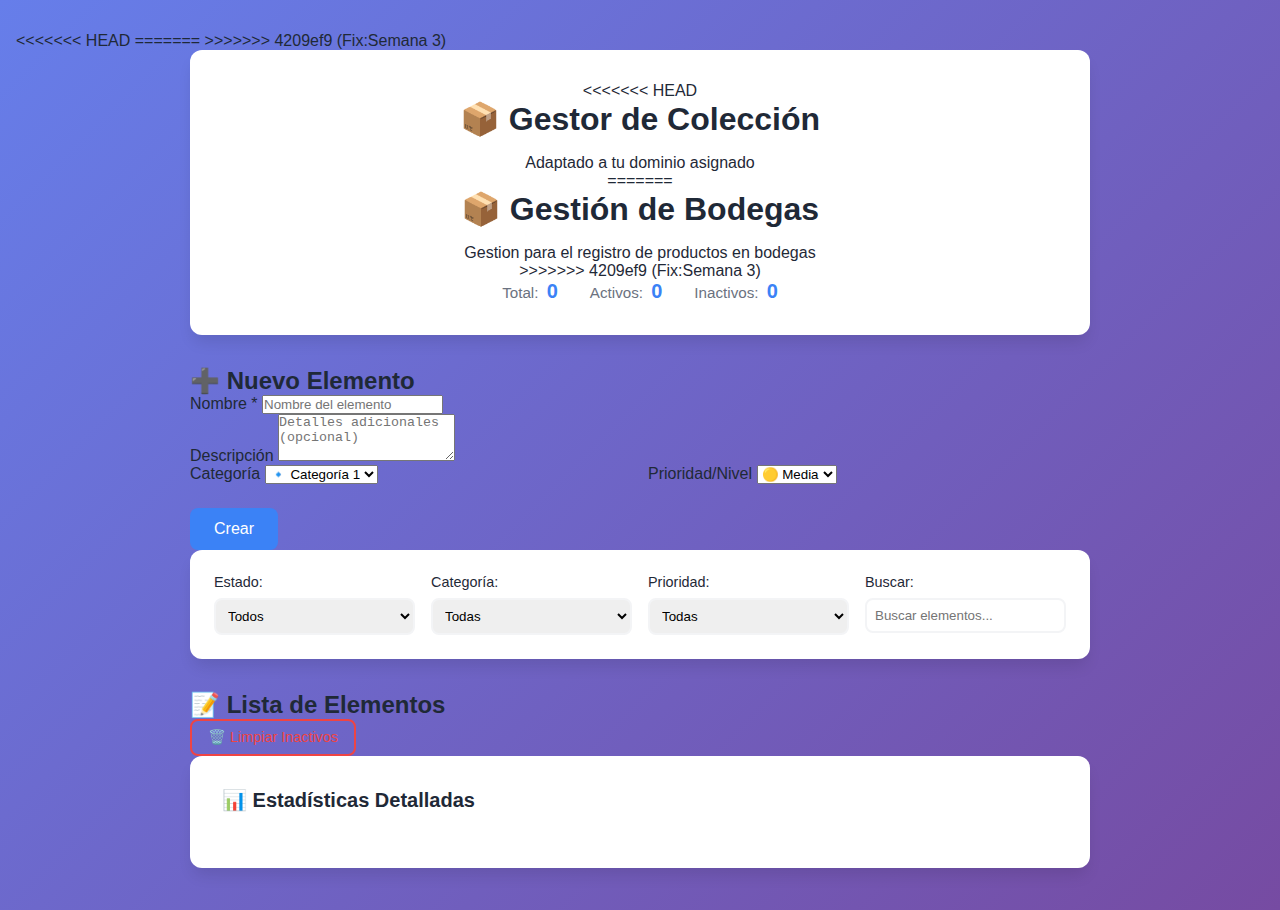
<file: bootcamp/week-02/3-proyecto/index.html>
<!DOCTYPE html>
<html lang="es">
<head>
  <meta charset="UTF-8">
  <meta name="viewport" content="width=device-width, initial-scale=1.0">
  <!-- TODO: Cambia el título según tu dominio -->
<<<<<<< HEAD
  <title>Gestor de Colección | Tu Dominio</title>
=======
  <title>Gestion de Bodegas</title>
>>>>>>> 4209ef9 (Fix:Semana 3)
  <link rel="stylesheet" href="styles.css">
</head>
<body>
  <div class="container">
    <!--
      ============================================
      NOTA PARA EL APRENDIZ:
      ============================================
      Este HTML es una plantilla genérica.
      Debes adaptarlo a tu dominio asignado:

      1. Cambia todos los textos de "Elemento" a tu entidad
      2. Cambia las categorías por las de tu dominio
      3. Agrega campos adicionales si tu dominio lo requiere
      4. Cambia emojis para que sean coherentes con tu dominio

      EJEMPLO (Planetario - NO es un dominio asignable):
      - "Elementos" → "Cuerpos Celestes"
      - Categorías: Planeta, Estrella, Asteroide, etc.
      ============================================
    -->

    <!-- Header -->
    <header class="header">
      <!-- TODO: Cambia el título y emoji según tu dominio -->
<<<<<<< HEAD
      <h1>📦 Gestor de Colección</h1>
      <p class="subtitle">Adaptado a tu dominio asignado</p>
=======
      <h1>📦 Gestión de Bodegas</h1>
      <p class="subtitle">Gestion para el registro de productos en bodegas</p>
>>>>>>> 4209ef9 (Fix:Semana 3)
      <div class="stats-summary" id="stats-summary">
        <span class="stat">Total: <strong id="stat-total">0</strong></span>
        <!-- TODO: Cambia "Activos/Inactivos" por términos de tu dominio -->
        <span class="stat">Activos: <strong id="stat-active">0</strong></span>
        <span class="stat">Inactivos: <strong id="stat-inactive">0</strong></span>
      </div>
    </header>

    <!-- Item Form -->
    <section class="form-section">
      <!-- TODO: Cambia "Elemento" por tu entidad -->
      <h2 id="form-title">➕ Nuevo Elemento</h2>
      <form id="item-form" class="item-form">
        <input type="hidden" id="item-id" value="">

        <div class="form-group">
          <!-- TODO: Cambia el label y placeholder -->
          <label for="item-name">Nombre *</label>
          <input
            type="text"
            id="item-name"
            placeholder="Nombre del elemento"
            required
          >
        </div>

        <div class="form-group">
          <label for="item-description">Descripción</label>
          <textarea
            id="item-description"
            rows="3"
            placeholder="Detalles adicionales (opcional)"
          ></textarea>
        </div>

        <div class="form-row">
          <div class="form-group">
            <!-- TODO: Cambia las categorías según tu dominio -->
            <label for="item-category">Categoría</label>
            <select id="item-category">
              <!--
                EJEMPLO Planetario:
                <option value="planet">🪐 Planeta</option>
                <option value="star">⭐ Estrella</option>
                <option value="asteroid">☄️ Asteroide</option>
              -->
              <option value="category1">🔹 Categoría 1</option>
              <option value="category2">🔸 Categoría 2</option>
              <option value="category3">🔷 Categoría 3</option>
              <option value="other">📌 Otro</option>
            </select>
          </div>

          <div class="form-group">
            <label for="item-priority">Prioridad/Nivel</label>
            <select id="item-priority">
              <option value="low">🟢 Baja</option>
              <option value="medium" selected>🟡 Media</option>
              <option value="high">🔴 Alta</option>
            </select>
          </div>
        </div>

        <!--
          TODO: Agrega campos adicionales específicos de tu dominio
          EJEMPLO Planetario:
          <div class="form-group">
            <label for="item-magnitude">Magnitud</label>
            <input type="number" id="item-magnitude" step="0.1">
          </div>
        -->

        <div class="form-actions">
          <button type="submit" class="btn btn-primary" id="submit-btn">
            Crear
          </button>
          <button type="button" class="btn btn-secondary" id="cancel-btn" style="display: none;">
            Cancelar
          </button>
        </div>
      </form>
    </section>

    <!-- Filters & Search -->
    <section class="filters-section">
      <div class="filters">
        <div class="filter-group">
          <label for="filter-status">Estado:</label>
          <select id="filter-status">
            <option value="all">Todos</option>
            <!-- TODO: Cambia los términos según tu dominio -->
            <option value="active">Activos</option>
            <option value="inactive">Inactivos</option>
          </select>
        </div>

        <div class="filter-group">
          <label for="filter-category">Categoría:</label>
          <select id="filter-category">
            <option value="all">Todas</option>
            <!-- TODO: Repite las mismas categorías del formulario -->
            <option value="category1">Categoría 1</option>
            <option value="category2">Categoría 2</option>
            <option value="category3">Categoría 3</option>
            <option value="other">Otro</option>
          </select>
        </div>

        <div class="filter-group">
          <label for="filter-priority">Prioridad:</label>
          <select id="filter-priority">
            <option value="all">Todas</option>
            <option value="high">Alta</option>
            <option value="medium">Media</option>
            <option value="low">Baja</option>
          </select>
        </div>

        <div class="filter-group search-group">
          <label for="search-input">Buscar:</label>
          <input
            type="text"
            id="search-input"
            placeholder="Buscar elementos..."
          >
        </div>
      </div>
    </section>

    

    <!-- Item List -->
    <section class="items-section">
      <div class="items-header">
        <!-- TODO: Cambia el título -->
        <h2>📝 Lista de Elementos</h2>
        <button class="btn btn-outline" id="clear-inactive">
          🗑️ Limpiar Inactivos
        </button>
      </div>

      <div id="item-list" class="item-list">
        <!-- Los elementos se renderizarán aquí con JavaScript -->
      </div>

      <div id="empty-state" class="empty-state">
        <p>📭 No hay elementos que mostrar</p>
        <p class="empty-state-hint">Crea tu primer elemento usando el formulario arriba</p>
      </div>
    </section>

    <!-- Detailed Stats -->
    <section class="detailed-stats">
      <h3>📊 Estadísticas Detalladas</h3>
      <div id="stats-details" class="stats-grid">
        <!-- Las estadísticas se renderizarán aquí con JavaScript -->
      </div>
    </section>
  </div>
<p id="last-added-display" style="font-size: 0.9rem; color: #666; margin-bottom: 10px;"></p>
  <!-- Script principal -->
</body>
<script src="starter/script.js"></script>
</html>
</file>
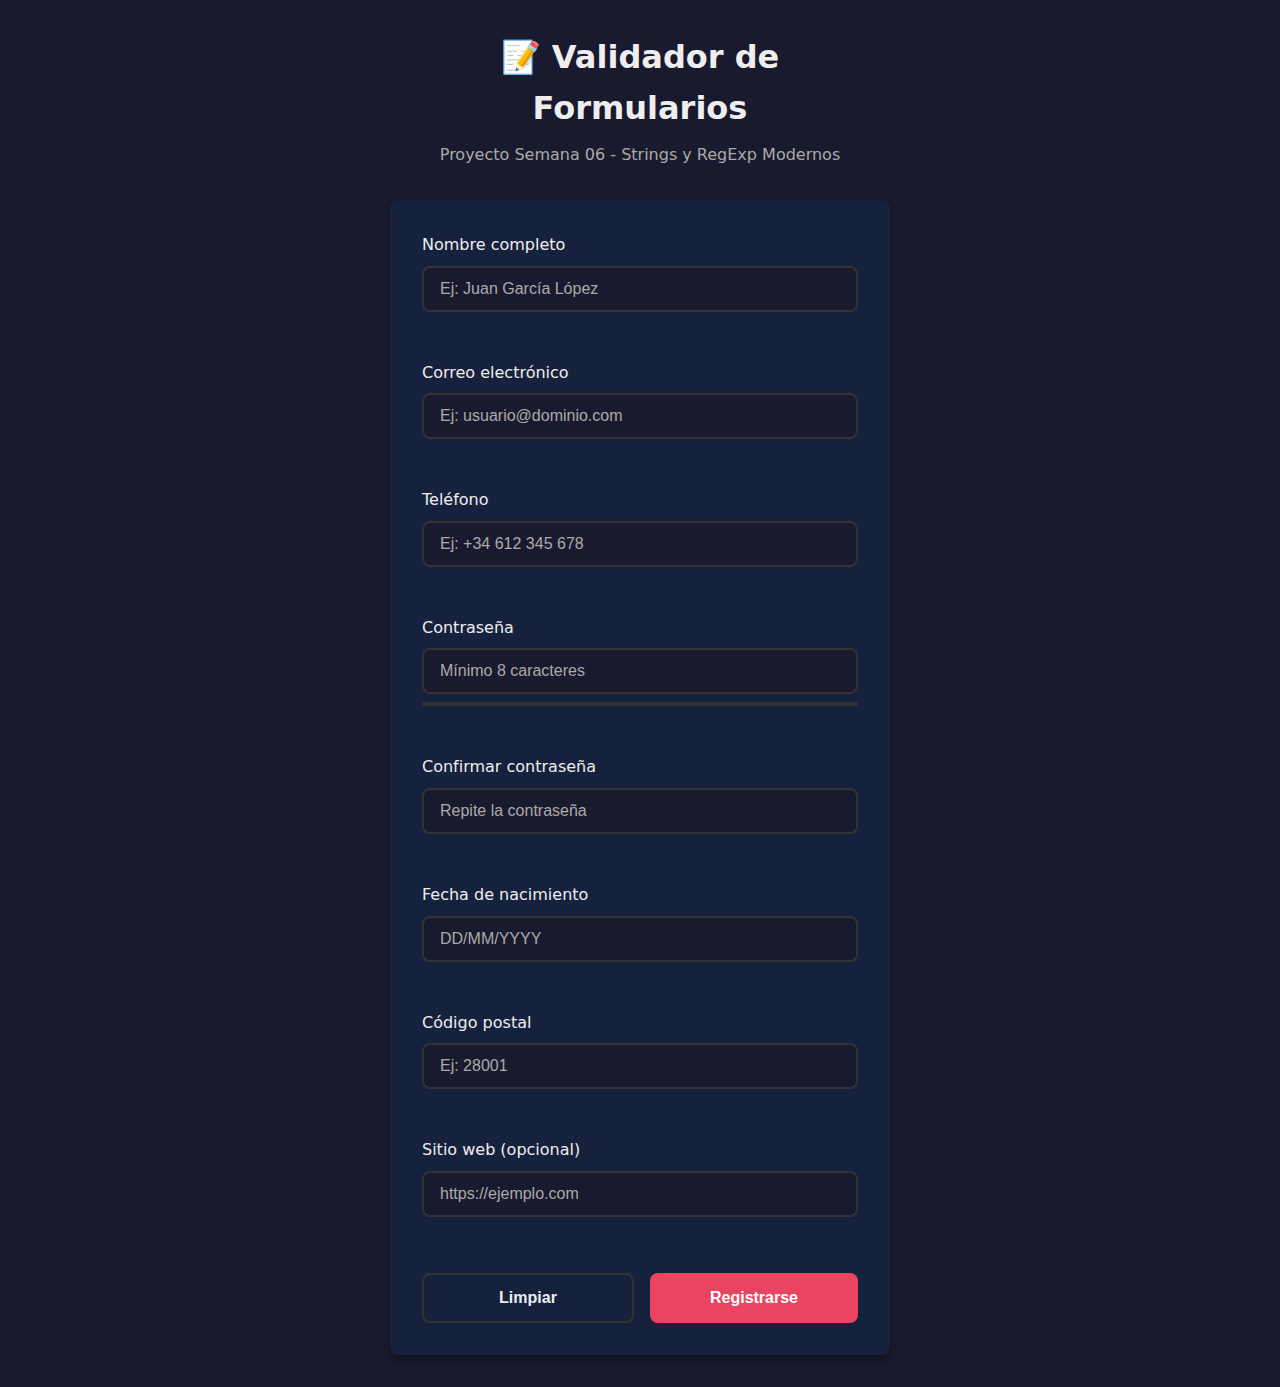
<file: bootcamp/week-06/3-proyecto/index.html>
<!DOCTYPE html>
<html lang="es">
<head>
  <meta charset="UTF-8">
  <meta name="viewport" content="width=device-width, initial-scale=1.0">
  <title>Validador de Formularios | Semana 06</title>
  <link rel="stylesheet" href="styles.css">
</head>
<body>
  <div class="container">
    <header>
      <h1>📝 Validador de Formularios</h1>
      <p>Proyecto Semana 06 - Strings y RegExp Modernos</p>
    </header>

    <form id="registrationForm" novalidate>
      <!-- Nombre -->
      <div class="form-group">
        <label for="name">Nombre completo</label>
        <input 
          type="text" 
          id="name" 
          name="name" 
          placeholder="Ej: Juan García López"
          aria-describedby="nameError"
        >
        <span class="error-message" id="nameError"></span>
      </div>

      <!-- Email -->
      <div class="form-group">
        <label for="email">Correo electrónico</label>
        <input 
          type="email" 
          id="email" 
          name="email" 
          placeholder="Ej: usuario@dominio.com"
          aria-describedby="emailError"
        >
        <span class="error-message" id="emailError"></span>
      </div>

      <!-- Teléfono -->
      <div class="form-group">
        <label for="phone">Teléfono</label>
        <input 
          type="tel" 
          id="phone" 
          name="phone" 
          placeholder="Ej: +34 612 345 678"
          aria-describedby="phoneError"
        >
        <span class="error-message" id="phoneError"></span>
      </div>

      <!-- Contraseña -->
      <div class="form-group">
        <label for="password">Contraseña</label>
        <input 
          type="password" 
          id="password" 
          name="password" 
          placeholder="Mínimo 8 caracteres"
          aria-describedby="passwordError"
        >
        <div class="password-strength">
          <div class="strength-bar" id="strengthBar"></div>
        </div>
        <span class="strength-text" id="strengthText"></span>
        <span class="error-message" id="passwordError"></span>
      </div>

      <!-- Confirmar Contraseña -->
      <div class="form-group">
        <label for="confirmPassword">Confirmar contraseña</label>
        <input 
          type="password" 
          id="confirmPassword" 
          name="confirmPassword" 
          placeholder="Repite la contraseña"
          aria-describedby="confirmError"
        >
        <span class="error-message" id="confirmError"></span>
      </div>

      <!-- Fecha de Nacimiento -->
      <div class="form-group">
        <label for="birthdate">Fecha de nacimiento</label>
        <input 
          type="text" 
          id="birthdate" 
          name="birthdate" 
          placeholder="DD/MM/YYYY"
          aria-describedby="birthdateError"
        >
        <span class="error-message" id="birthdateError"></span>
      </div>

      <!-- Código Postal -->
      <div class="form-group">
        <label for="postal">Código postal</label>
        <input 
          type="text" 
          id="postal" 
          name="postal" 
          placeholder="Ej: 28001"
          maxlength="5"
          aria-describedby="postalError"
        >
        <span class="error-message" id="postalError"></span>
      </div>

      <!-- URL -->
      <div class="form-group">
        <label for="website">Sitio web (opcional)</label>
        <input 
          type="url" 
          id="website" 
          name="website" 
          placeholder="https://ejemplo.com"
          aria-describedby="websiteError"
        >
        <span class="error-message" id="websiteError"></span>
      </div>

      <!-- Botones -->
      <div class="form-actions">
        <button type="reset" class="btn btn-secondary">Limpiar</button>
        <button type="submit" class="btn btn-primary" id="submitBtn">Registrarse</button>
      </div>
    </form>

    <!-- Resultado -->
    <div id="result" class="result hidden">
      <h2>✅ Registro Exitoso</h2>
      <pre id="formData"></pre>
    </div>
  </div>

  <script src="starter/script.js"></script>
</body>
</html>
</file>
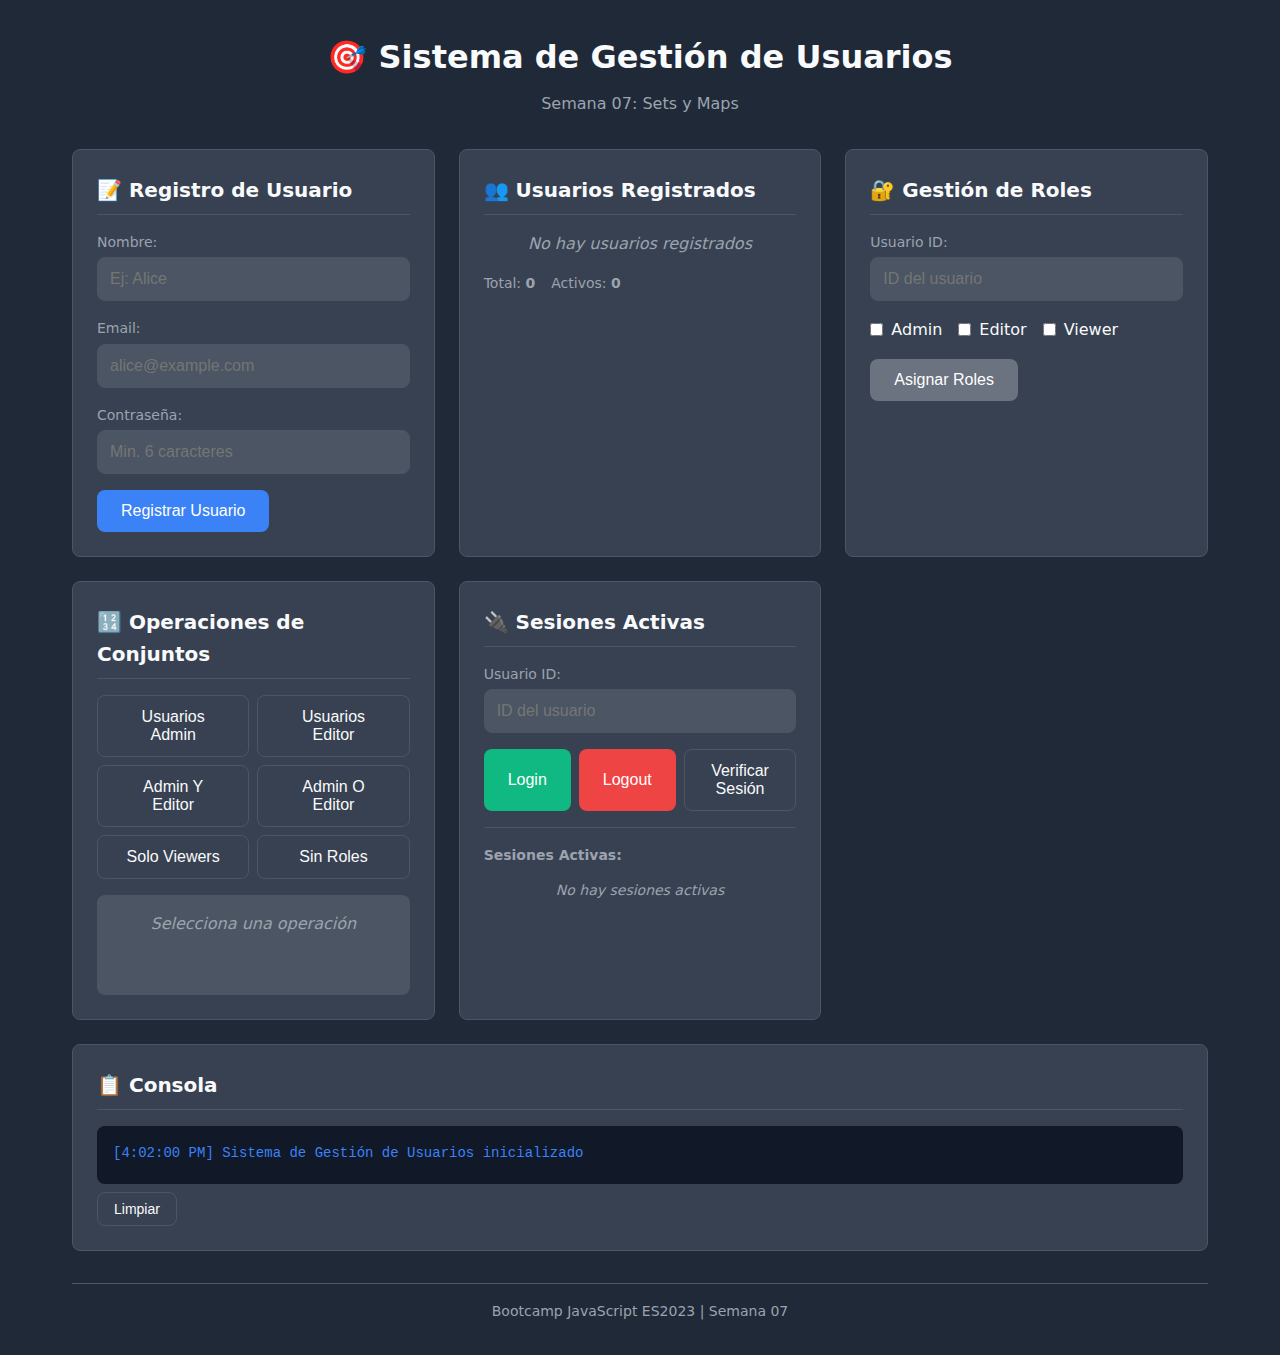
<file: bootcamp/week-07/3-proyecto/index.html>
<!DOCTYPE html>
<html lang="es">
  <head>
    <meta charset="UTF-8" />
    <meta
      name="viewport"
      content="width=device-width, initial-scale=1.0" />
    <title>Sistema de Gestión de Usuarios - Week 07</title>
    <link
      rel="stylesheet"
      href="styles.css" />
  </head>
  <body>
    <div class="container">
      <header>
        <h1>🎯 Sistema de Gestión de Usuarios</h1>
        <p>Semana 07: Sets y Maps</p>
      </header>

      <main>
        <!-- Registro de Usuarios -->
        <section class="card">
          <h2>📝 Registro de Usuario</h2>
          <form id="registerForm">
            <div class="form-group">
              <label for="userName">Nombre:</label>
              <input
                type="text"
                id="userName"
                placeholder="Ej: Alice"
                required />
            </div>
            <div class="form-group">
              <label for="userEmail">Email:</label>
              <input
                type="email"
                id="userEmail"
                placeholder="alice@example.com"
                required />
            </div>
            <div class="form-group">
              <label for="userPassword">Contraseña:</label>
              <input
                type="password"
                id="userPassword"
                placeholder="Min. 6 caracteres"
                required />
            </div>
            <button
              type="submit"
              class="btn btn-primary">
              Registrar Usuario
            </button>
          </form>
          <div
            id="registerMessage"
            class="message"></div>
        </section>

        <!-- Lista de Usuarios -->
        <section class="card">
          <h2>👥 Usuarios Registrados</h2>
          <div
            id="usersList"
            class="users-list">
            <p class="empty-state">No hay usuarios registrados</p>
          </div>
          <div class="stats">
            <span>Total: <strong id="totalUsers">0</strong></span>
            <span>Activos: <strong id="activeUsers">0</strong></span>
          </div>
        </section>

        <!-- Gestión de Roles -->
        <section class="card">
          <h2>🔐 Gestión de Roles</h2>
          <div class="form-group">
            <label for="roleUserId">Usuario ID:</label>
            <input
              type="text"
              id="roleUserId"
              placeholder="ID del usuario" />
          </div>
          <div class="roles-checkboxes">
            <label
              ><input
                type="checkbox"
                value="admin" />
              Admin</label
            >
            <label
              ><input
                type="checkbox"
                value="editor" />
              Editor</label
            >
            <label
              ><input
                type="checkbox"
                value="viewer" />
              Viewer</label
            >
          </div>
          <button
            id="assignRolesBtn"
            class="btn btn-secondary">
            Asignar Roles
          </button>
          <div
            id="rolesMessage"
            class="message"></div>
        </section>

        <!-- Operaciones de Conjuntos -->
        <section class="card">
          <h2>🔢 Operaciones de Conjuntos</h2>
          <div class="operations-grid">
            <button
              class="btn btn-outline"
              data-op="admins">
              Usuarios Admin
            </button>
            <button
              class="btn btn-outline"
              data-op="editors">
              Usuarios Editor
            </button>
            <button
              class="btn btn-outline"
              data-op="admin-and-editor">
              Admin Y Editor
            </button>
            <button
              class="btn btn-outline"
              data-op="admin-or-editor">
              Admin O Editor
            </button>
            <button
              class="btn btn-outline"
              data-op="only-viewers">
              Solo Viewers
            </button>
            <button
              class="btn btn-outline"
              data-op="no-roles">
              Sin Roles
            </button>
          </div>
          <div
            id="operationResult"
            class="result-box">
            <p class="empty-state">Selecciona una operación</p>
          </div>
        </section>

        <!-- Sesiones -->
        <section class="card">
          <h2>🔌 Sesiones Activas</h2>
          <div class="form-group">
            <label for="sessionUserId">Usuario ID:</label>
            <input
              type="text"
              id="sessionUserId"
              placeholder="ID del usuario" />
          </div>
          <div class="session-buttons">
            <button
              id="loginBtn"
              class="btn btn-success">
              Login
            </button>
            <button
              id="logoutBtn"
              class="btn btn-danger">
              Logout
            </button>
            <button
              id="checkSessionBtn"
              class="btn btn-outline">
              Verificar Sesión
            </button>
          </div>
          <div
            id="sessionMessage"
            class="message"></div>
          <div
            id="activeSessions"
            class="active-sessions">
            <h4>Sesiones Activas:</h4>
            <ul id="sessionsList"></ul>
          </div>
        </section>

        <!-- Consola -->
        <section class="card console-card">
          <h2>📋 Consola</h2>
          <div
            id="console"
            class="console"></div>
          <button
            id="clearConsole"
            class="btn btn-outline btn-small">
            Limpiar
          </button>
        </section>
      </main>

      <footer>
        <p>Bootcamp JavaScript ES2023 | Semana 07</p>
      </footer>
    </div>

    <script src="starter/script.js"></script>
  </body>
</html>
</file>
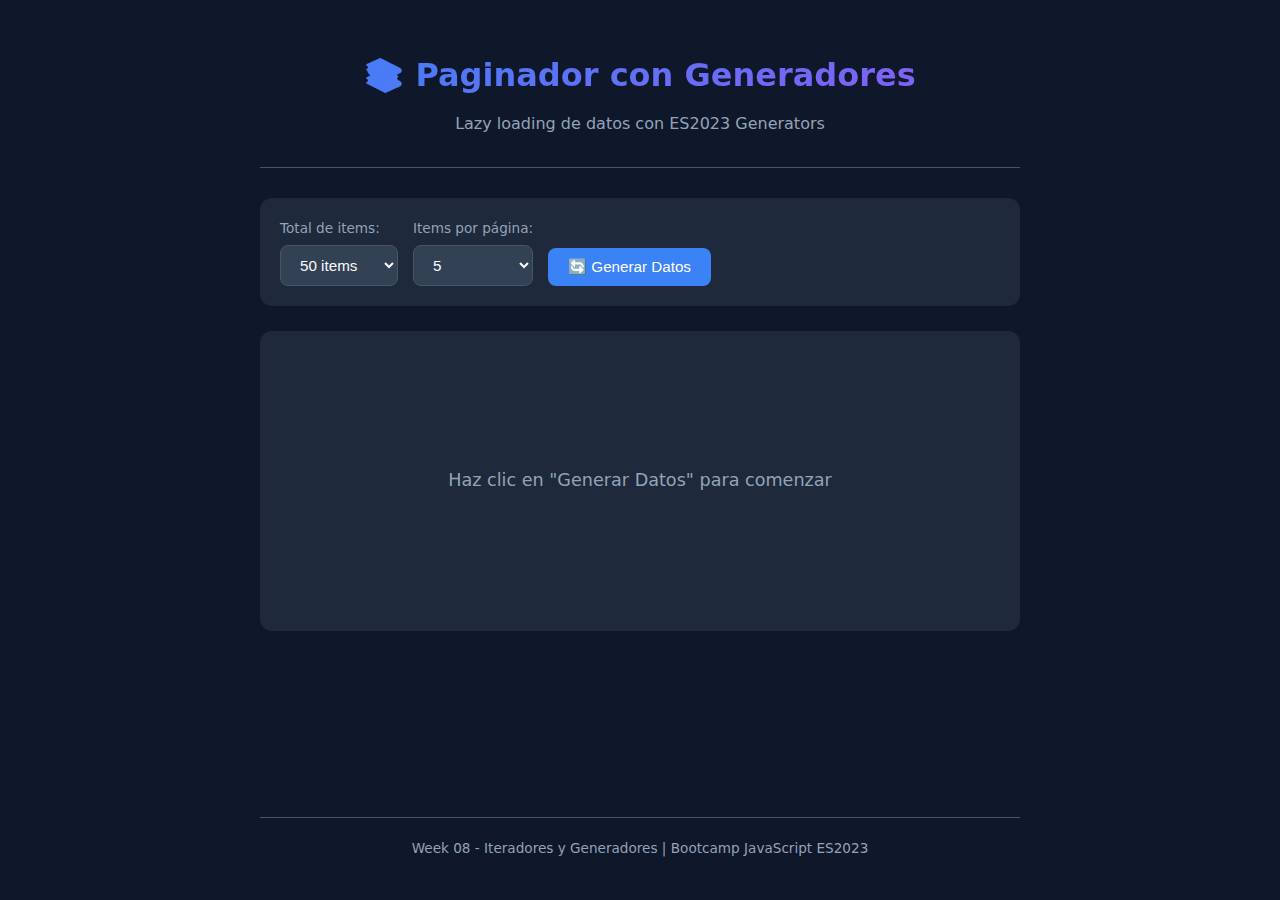
<file: bootcamp/week-08/3-proyecto/index.html>
<!DOCTYPE html>
<html lang="es">
  <head>
    <meta charset="UTF-8" />
    <meta
      name="viewport"
      content="width=device-width, initial-scale=1.0" />
    <title>Paginador con Generadores</title>
    <link
      rel="stylesheet"
      href="styles.css" />
  </head>
  <body>
    <div class="container">
      <header class="header">
        <h1>📚 Paginador con Generadores</h1>
        <p class="subtitle">Lazy loading de datos con ES2023 Generators</p>
      </header>

      <main class="main">
        <!-- Controls -->
        <div class="controls">
          <div class="control-group">
            <label for="totalItems">Total de items:</label>
            <select id="totalItems">
              <option value="20">20 items</option>
              <option
                value="50"
                selected>
                50 items
              </option>
              <option value="100">100 items</option>
              <option value="500">500 items</option>
            </select>
          </div>

          <div class="control-group">
            <label for="itemsPerPage">Items por página:</label>
            <select id="itemsPerPage">
              <option
                value="5"
                selected>
                5
              </option>
              <option value="10">10</option>
              <option value="20">20</option>
            </select>
          </div>

          <button
            id="btnGenerate"
            class="btn btn-primary">
            🔄 Generar Datos
          </button>
        </div>

        <!-- Data List -->
        <section class="data-section">
          <div
            id="dataList"
            class="data-list">
            <p class="placeholder">Haz clic en "Generar Datos" para comenzar</p>
          </div>
        </section>

        <!-- Pagination -->
        <nav
          class="pagination"
          id="pagination"
          style="display: none">
          <button
            id="btnFirst"
            class="btn btn-nav"
            title="Primera página">
            ⏮️
          </button>
          <button
            id="btnPrev"
            class="btn btn-nav"
            title="Página anterior">
            ◀️ Anterior
          </button>

          <div class="page-info">
            <span>Página</span>
            <input
              type="number"
              id="pageInput"
              min="1"
              value="1" />
            <span>de <strong id="totalPages">1</strong></span>
          </div>

          <button
            id="btnNext"
            class="btn btn-nav"
            title="Página siguiente">
            Siguiente ▶️
          </button>
          <button
            id="btnLast"
            class="btn btn-nav"
            title="Última página">
            ⏭️
          </button>
        </nav>

        <!-- Stats -->
        <div
          class="stats"
          id="stats"
          style="display: none">
          <span id="itemRange">Items 1-5</span>
          <span>de</span>
          <strong id="totalItemsDisplay">50</strong>
          <span>total</span>
        </div>
      </main>

      <footer class="footer">
        <p>Week 08 - Iteradores y Generadores | Bootcamp JavaScript ES2023</p>
      </footer>
    </div>

    <!-- Usa starter/script.js para desarrollar, solution/script.js para referencia -->
    <script src="starter/script.js"></script>
  </body>
</html>
</file>
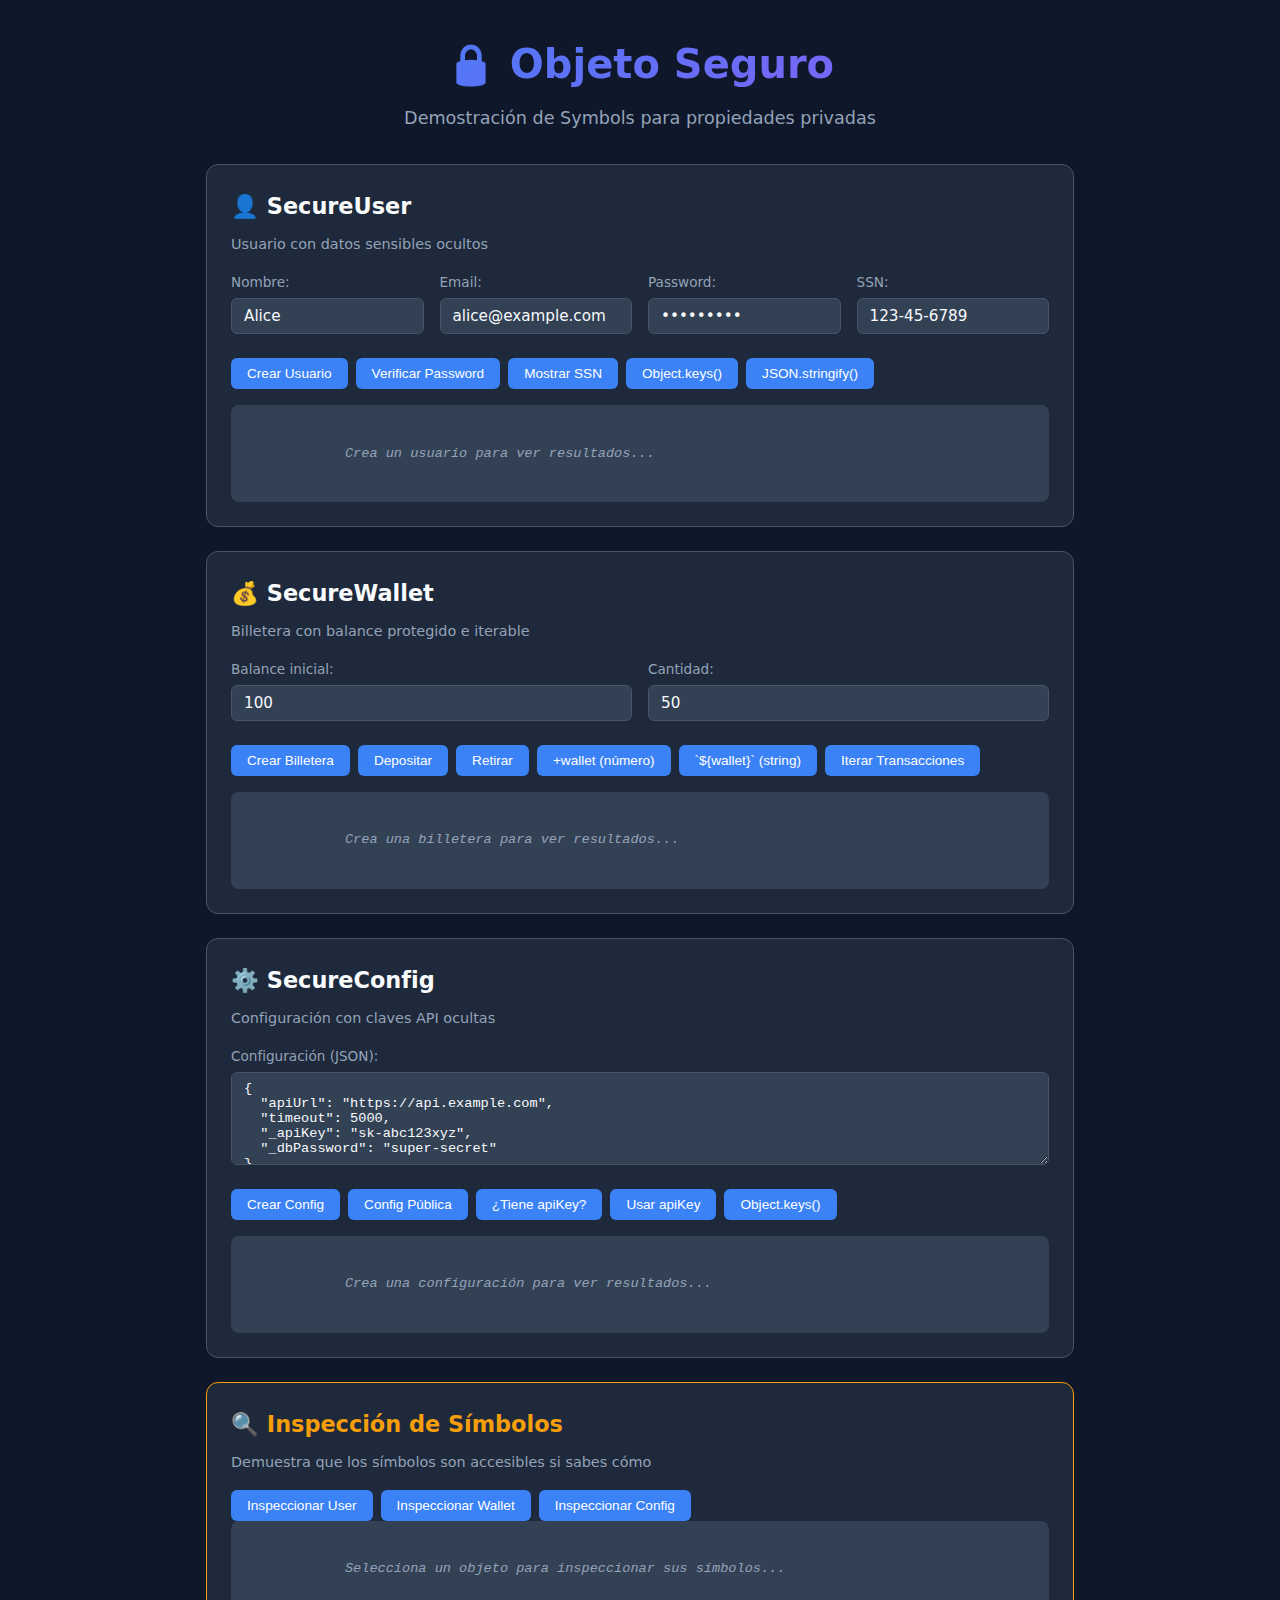
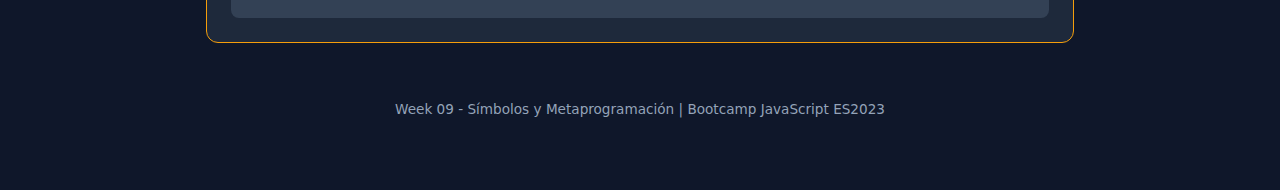
<file: bootcamp/week-09/3-proyecto/index.html>
<!DOCTYPE html>
<html lang="es">
  <head>
    <meta charset="UTF-8" />
    <meta
      name="viewport"
      content="width=device-width, initial-scale=1.0" />
    <title>Objeto Seguro - Week 09</title>
    <link
      rel="stylesheet"
      href="styles.css" />
  </head>
  <body>
    <div class="container">
      <header>
        <h1>🔒 Objeto Seguro</h1>
        <p>Demostración de Symbols para propiedades privadas</p>
      </header>

      <main>
        <!-- SecureUser Section -->
        <section class="card">
          <h2>👤 SecureUser</h2>
          <p class="description">Usuario con datos sensibles ocultos</p>

          <div class="demo-area">
            <div class="input-group">
              <label>Nombre:</label>
              <input
                type="text"
                id="userName"
                value="Alice" />
            </div>
            <div class="input-group">
              <label>Email:</label>
              <input
                type="email"
                id="userEmail"
                value="alice@example.com" />
            </div>
            <div class="input-group">
              <label>Password:</label>
              <input
                type="password"
                id="userPassword"
                value="secret123" />
            </div>
            <div class="input-group">
              <label>SSN:</label>
              <input
                type="text"
                id="userSSN"
                value="123-45-6789" />
            </div>

            <div class="button-group">
              <button id="createUser">Crear Usuario</button>
              <button id="verifyPassword">Verificar Password</button>
              <button id="showMaskedSSN">Mostrar SSN</button>
              <button id="showUserKeys">Object.keys()</button>
              <button id="showUserJSON">JSON.stringify()</button>
            </div>
          </div>

          <div
            class="output"
            id="userOutput">
            <span class="placeholder"
              >Crea un usuario para ver resultados...</span
            >
          </div>
        </section>

        <!-- SecureWallet Section -->
        <section class="card">
          <h2>💰 SecureWallet</h2>
          <p class="description">Billetera con balance protegido e iterable</p>

          <div class="demo-area">
            <div class="input-group">
              <label>Balance inicial:</label>
              <input
                type="number"
                id="walletInitial"
                value="100" />
            </div>
            <div class="input-group">
              <label>Cantidad:</label>
              <input
                type="number"
                id="walletAmount"
                value="50" />
            </div>

            <div class="button-group">
              <button id="createWallet">Crear Billetera</button>
              <button id="depositWallet">Depositar</button>
              <button id="withdrawWallet">Retirar</button>
              <button id="walletAsNumber">+wallet (número)</button>
              <button id="walletAsString">`${wallet}` (string)</button>
              <button id="iterateWallet">Iterar Transacciones</button>
            </div>
          </div>

          <div
            class="output"
            id="walletOutput">
            <span class="placeholder"
              >Crea una billetera para ver resultados...</span
            >
          </div>
        </section>

        <!-- SecureConfig Section -->
        <section class="card">
          <h2>⚙️ SecureConfig</h2>
          <p class="description">Configuración con claves API ocultas</p>

          <div class="demo-area">
            <div class="input-group full-width">
              <label>Configuración (JSON):</label>
              <textarea
                id="configInput"
                rows="5">
{
  "apiUrl": "https://api.example.com",
  "timeout": 5000,
  "_apiKey": "sk-abc123xyz",
  "_dbPassword": "super-secret"
}</textarea
              >
            </div>

            <div class="button-group">
              <button id="createConfig">Crear Config</button>
              <button id="getPublicConfig">Config Pública</button>
              <button id="hasApiKey">¿Tiene apiKey?</button>
              <button id="useApiKey">Usar apiKey</button>
              <button id="showConfigKeys">Object.keys()</button>
            </div>
          </div>

          <div
            class="output"
            id="configOutput">
            <span class="placeholder"
              >Crea una configuración para ver resultados...</span
            >
          </div>
        </section>

        <!-- Inspection Section -->
        <section class="card inspection">
          <h2>🔍 Inspección de Símbolos</h2>
          <p class="description">
            Demuestra que los símbolos son accesibles si sabes cómo
          </p>

          <div class="button-group">
            <button id="inspectUser">Inspeccionar User</button>
            <button id="inspectWallet">Inspeccionar Wallet</button>
            <button id="inspectConfig">Inspeccionar Config</button>
          </div>

          <div
            class="output"
            id="inspectOutput">
            <span class="placeholder"
              >Selecciona un objeto para inspeccionar sus símbolos...</span
            >
          </div>
        </section>
      </main>

      <footer>
        <p>Week 09 - Símbolos y Metaprogramación | Bootcamp JavaScript ES2023</p>
      </footer>
    </div>

    <!-- Cambiar a starter/script.js para desarrollo -->
    <script
      type="module"
      src="starter/script.js"></script>
  </body>
</html>
</file>
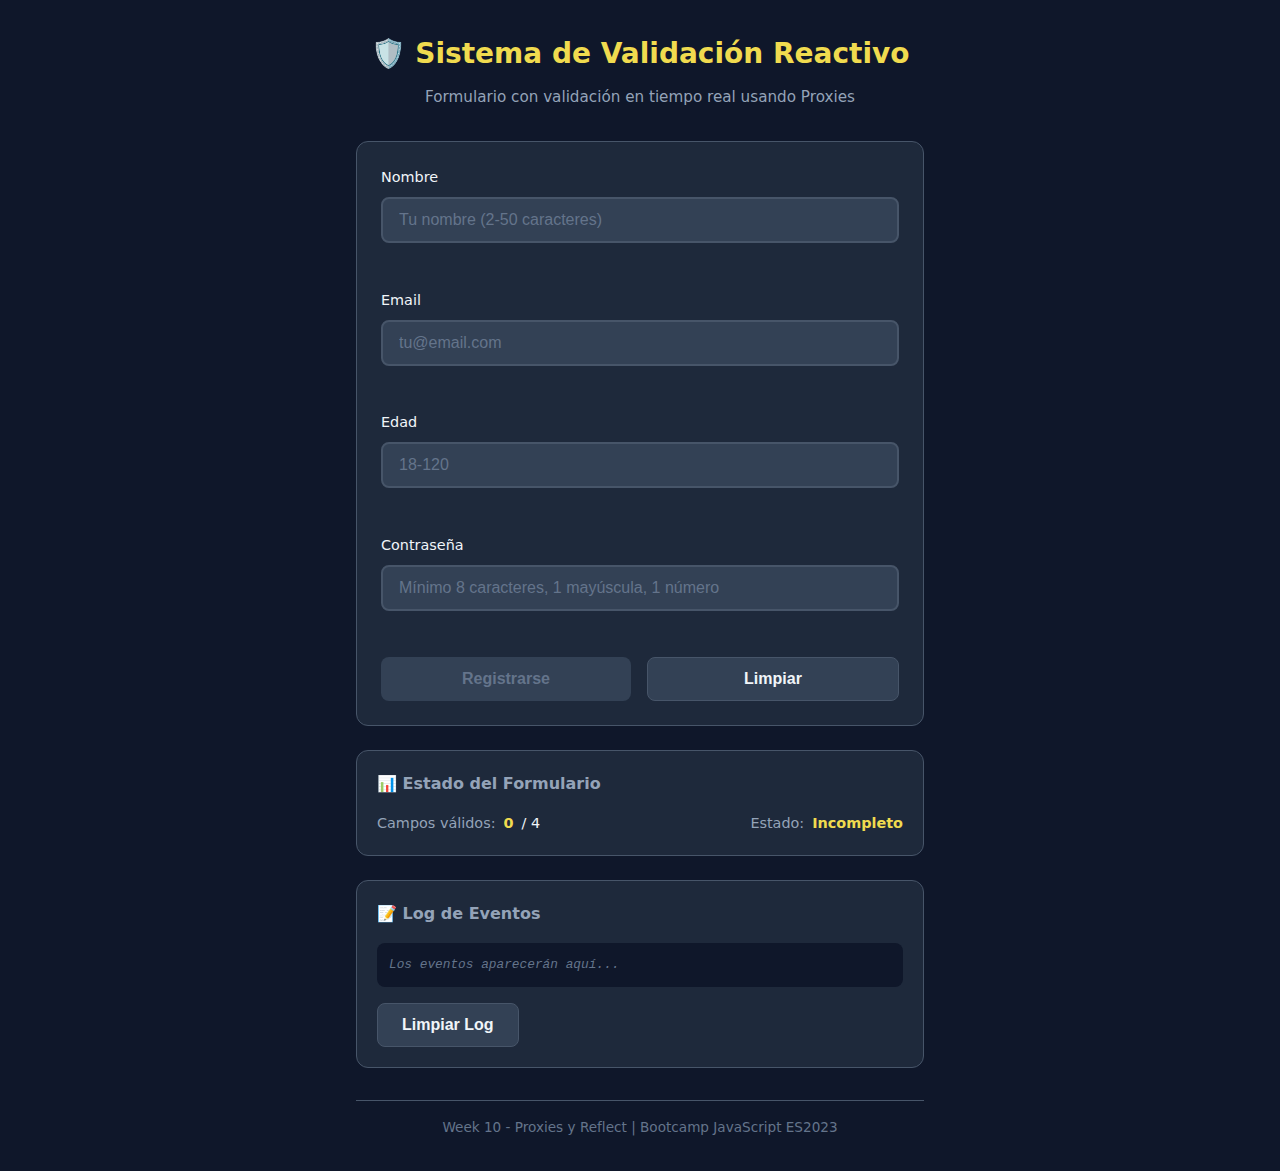
<file: bootcamp/week-10/3-proyecto/index.html>
<!DOCTYPE html>
<html lang="es">
  <head>
    <meta charset="UTF-8" />
    <meta
      name="viewport"
      content="width=device-width, initial-scale=1.0" />
    <title>Sistema de Validación Reactivo | Week 10</title>
    <link
      rel="stylesheet"
      href="styles.css" />
  </head>
  <body>
    <div class="container">
      <header>
        <h1>🛡️ Sistema de Validación Reactivo</h1>
        <p>Formulario con validación en tiempo real usando Proxies</p>
      </header>

      <main>
        <form
          id="registrationForm"
          novalidate>
          <div class="form-group">
            <label for="name">Nombre</label>
            <input
              type="text"
              id="name"
              name="name"
              placeholder="Tu nombre (2-50 caracteres)"
              autocomplete="name" />
            <span
              class="error-message"
              id="name-error"></span>
            <span class="success-icon">✓</span>
          </div>

          <div class="form-group">
            <label for="email">Email</label>
            <input
              type="email"
              id="email"
              name="email"
              placeholder="tu@email.com"
              autocomplete="email" />
            <span
              class="error-message"
              id="email-error"></span>
            <span class="success-icon">✓</span>
          </div>

          <div class="form-group">
            <label for="age">Edad</label>
            <input
              type="number"
              id="age"
              name="age"
              placeholder="18-120"
              min="18"
              max="120" />
            <span
              class="error-message"
              id="age-error"></span>
            <span class="success-icon">✓</span>
          </div>

          <div class="form-group">
            <label for="password">Contraseña</label>
            <input
              type="password"
              id="password"
              name="password"
              placeholder="Mínimo 8 caracteres, 1 mayúscula, 1 número"
              autocomplete="new-password" />
            <span
              class="error-message"
              id="password-error"></span>
            <span class="success-icon">✓</span>
          </div>

          <div class="form-actions">
            <button
              type="submit"
              id="submitBtn"
              disabled>
              Registrarse
            </button>
            <button
              type="reset"
              id="resetBtn">
              Limpiar
            </button>
          </div>
        </form>

        <section class="status-panel">
          <h2>📊 Estado del Formulario</h2>
          <div class="status-grid">
            <div class="status-item">
              <span class="status-label">Campos válidos:</span>
              <span
                class="status-value"
                id="validCount"
                >0</span
              >
              <span>/ 4</span>
            </div>
            <div class="status-item">
              <span class="status-label">Estado:</span>
              <span
                class="status-value"
                id="formStatus"
                >Incompleto</span
              >
            </div>
          </div>
        </section>

        <section
          class="result-panel"
          id="resultPanel"
          hidden>
          <h2>✅ Datos Registrados</h2>
          <div
            class="result-content"
            id="resultContent"></div>
        </section>

        <section class="log-panel">
          <h2>📝 Log de Eventos</h2>
          <div
            class="log-content"
            id="logContent">
            <p class="log-empty">Los eventos aparecerán aquí...</p>
          </div>
          <button
            id="clearLog"
            class="btn-secondary">
            Limpiar Log
          </button>
        </section>
      </main>

      <footer>
        <p>Week 10 - Proxies y Reflect | Bootcamp JavaScript ES2023</p>
      </footer>
    </div>

    <!-- Cambiar a solution/script.js para ver la solución -->
    <script src="starter/script.js"></script>
  </body>
</html>
</file>
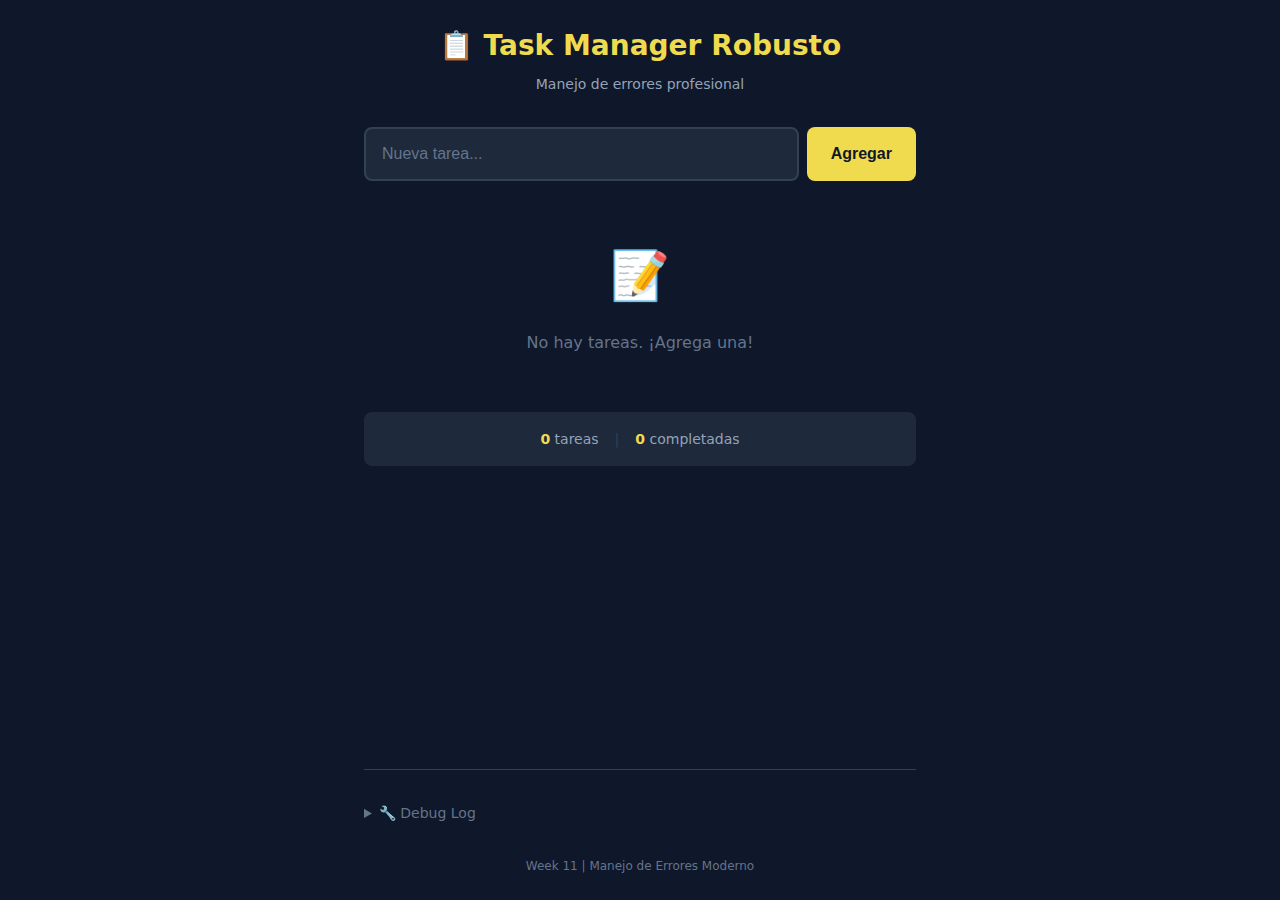
<file: bootcamp/week-11/3-proyecto/index.html>
<!DOCTYPE html>
<html lang="es">
  <head>
    <meta charset="UTF-8" />
    <meta
      name="viewport"
      content="width=device-width, initial-scale=1.0" />
    <title>Task Manager Robusto | Week 11</title>
    <link
      rel="stylesheet"
      href="styles.css" />
  </head>
  <body>
    <div class="app-container">
      <!-- Header -->
      <header class="app-header">
        <h1>📋 Task Manager Robusto</h1>
        <p class="subtitle">Manejo de errores profesional</p>
      </header>

      <!-- Main Content -->
      <main class="app-main">
        <!-- Add Task Form -->
        <section class="add-task-section">
          <form
            id="taskForm"
            class="task-form">
            <div class="input-group">
              <input
                type="text"
                id="taskInput"
                class="task-input"
                placeholder="Nueva tarea..."
                autocomplete="off" />
              <button
                type="submit"
                class="btn btn-primary"
                id="addBtn">
                Agregar
              </button>
            </div>
          </form>
        </section>

        <!-- Error Display -->
        <section
          id="errorSection"
          class="error-section hidden">
          <div class="error-box">
            <span class="error-icon">⚠️</span>
            <span
              id="errorMessage"
              class="error-message"></span>
            <button
              class="error-close"
              id="errorClose">
              ×
            </button>
          </div>
        </section>

        <!-- Loading Indicator -->
        <section
          id="loadingSection"
          class="loading-section hidden">
          <div class="loading-box">
            <span class="loading-spinner">🔄</span>
            <span id="loadingMessage">Procesando...</span>
          </div>
        </section>

        <!-- Task List -->
        <section class="tasks-section">
          <div
            id="taskList"
            class="task-list">
            <!-- Tasks will be rendered here -->
          </div>

          <!-- Empty State -->
          <div
            id="emptyState"
            class="empty-state">
            <span class="empty-icon">📝</span>
            <p>No hay tareas. ¡Agrega una!</p>
          </div>
        </section>

        <!-- Stats -->
        <section class="stats-section">
          <div class="stats-box">
            <span
              id="statsTotal"
              class="stat">
              <span class="stat-value">0</span> tareas
            </span>
            <span class="stat-divider">|</span>
            <span
              id="statsCompleted"
              class="stat">
              <span class="stat-value">0</span> completadas
            </span>
          </div>
        </section>
      </main>

      <!-- Debug Panel (for development) -->
      <aside class="debug-panel">
        <details>
          <summary>🔧 Debug Log</summary>
          <div
            id="debugLog"
            class="debug-log">
            <!-- Debug messages will appear here -->
          </div>
          <button
            id="clearDebug"
            class="btn btn-small">
            Limpiar
          </button>
        </details>
      </aside>

      <!-- Footer -->
      <footer class="app-footer">
        <p>Week 11 | Manejo de Errores Moderno</p>
      </footer>
    </div>

    <!-- Load Script -->
    <!-- Change to solution/script.js to see complete implementation -->
    <script
      src="starter/script.js"
      type="module"></script>
  </body>
</html>
</file>
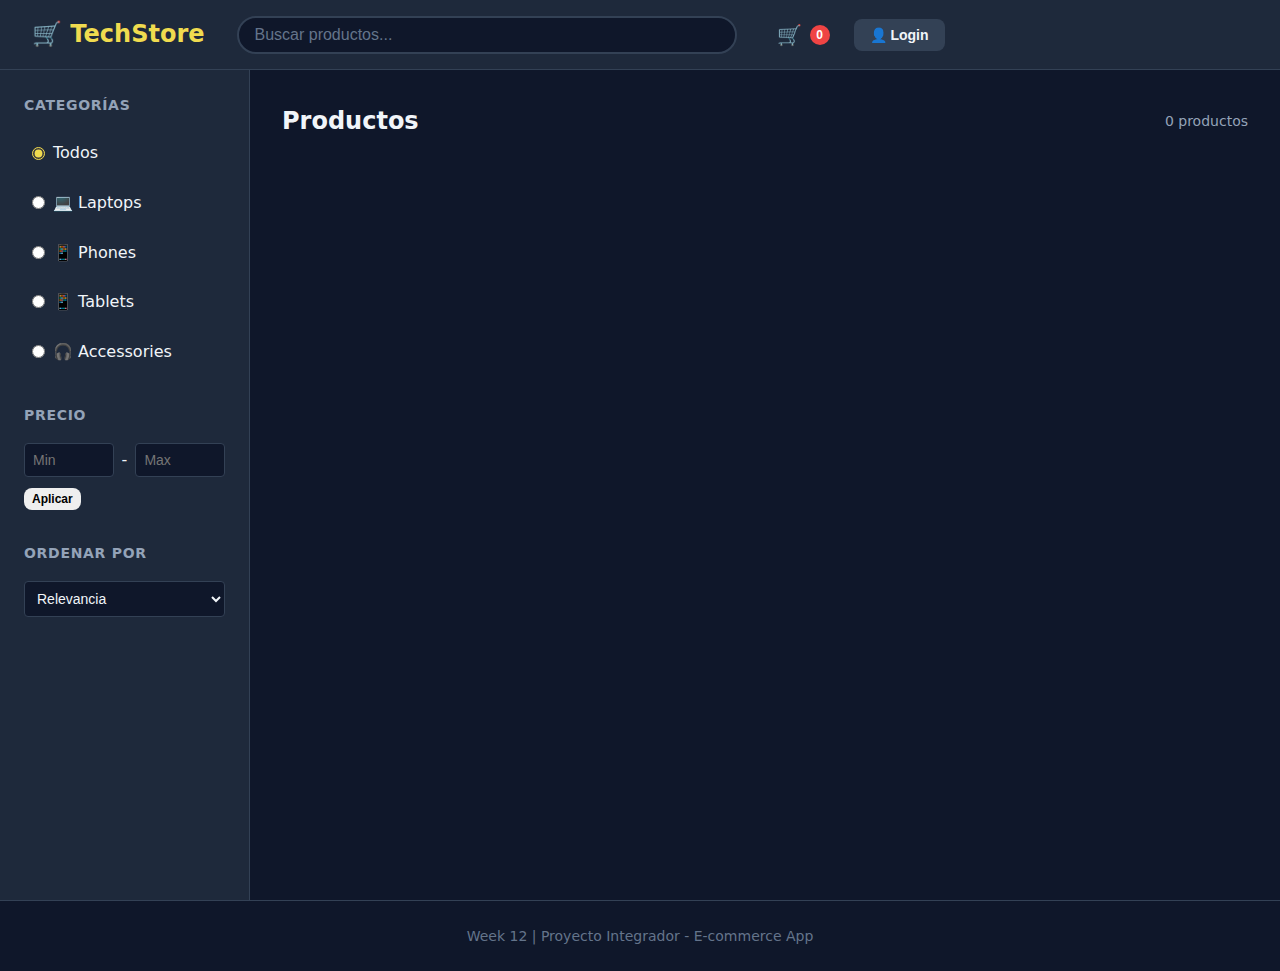
<file: bootcamp/week-12/3-proyecto/index.html>
<!DOCTYPE html>
<html lang="es">
  <head>
    <meta charset="UTF-8" />
    <meta
      name="viewport"
      content="width=device-width, initial-scale=1.0" />
    <title>TechStore | E-commerce App</title>
    <link
      rel="stylesheet"
      href="styles.css" />
  </head>
  <body>
    <div class="app-container">
      <!-- Header -->
      <header class="header">
        <div class="header-brand">
          <h1>🛒 TechStore</h1>
        </div>

        <div class="header-search">
          <input
            type="text"
            id="searchInput"
            class="search-input"
            placeholder="Buscar productos..." />
        </div>

        <div class="header-actions">
          <button
            class="btn btn-icon"
            id="cartToggle">
            🛒
            <span
              id="cartCount"
              class="badge"
              >0</span
            >
          </button>
          <div
            class="user-area"
            id="userArea">
            <button
              class="btn btn-secondary"
              id="loginBtn">
              👤 Login
            </button>
          </div>
        </div>
      </header>

      <!-- Main Content -->
      <main class="main-content">
        <!-- Sidebar: Filters -->
        <aside class="sidebar">
          <div class="filter-section">
            <h3>Categorías</h3>
            <div
              class="filter-options"
              id="categoryFilters">
              <label class="filter-option">
                <input
                  type="radio"
                  name="category"
                  value=""
                  checked />
                <span>Todos</span>
              </label>
              <label class="filter-option">
                <input
                  type="radio"
                  name="category"
                  value="laptops" />
                <span>💻 Laptops</span>
              </label>
              <label class="filter-option">
                <input
                  type="radio"
                  name="category"
                  value="phones" />
                <span>📱 Phones</span>
              </label>
              <label class="filter-option">
                <input
                  type="radio"
                  name="category"
                  value="tablets" />
                <span>📱 Tablets</span>
              </label>
              <label class="filter-option">
                <input
                  type="radio"
                  name="category"
                  value="accessories" />
                <span>🎧 Accessories</span>
              </label>
            </div>
          </div>

          <div class="filter-section">
            <h3>Precio</h3>
            <div class="price-range">
              <input
                type="number"
                id="minPrice"
                placeholder="Min"
                class="price-input" />
              <span>-</span>
              <input
                type="number"
                id="maxPrice"
                placeholder="Max"
                class="price-input" />
            </div>
            <button
              class="btn btn-small"
              id="applyPriceFilter">
              Aplicar
            </button>
          </div>

          <div class="filter-section">
            <h3>Ordenar por</h3>
            <select
              id="sortSelect"
              class="sort-select">
              <option value="default">Relevancia</option>
              <option value="price-asc">Precio: Menor a Mayor</option>
              <option value="price-desc">Precio: Mayor a Menor</option>
              <option value="name-asc">Nombre: A-Z</option>
              <option value="name-desc">Nombre: Z-A</option>
              <option value="rating">Mejor valorados</option>
            </select>
          </div>
        </aside>

        <!-- Products Grid -->
        <section class="products-section">
          <div class="products-header">
            <h2>Productos</h2>
            <span
              id="productCount"
              class="product-count"
              >0 productos</span
            >
          </div>

          <div
            id="productGrid"
            class="product-grid">
            <!-- Products will be rendered here -->
          </div>

          <!-- Empty State -->
          <div
            id="emptyProducts"
            class="empty-state hidden">
            <span class="empty-icon">🔍</span>
            <p>No se encontraron productos</p>
            <button
              class="btn btn-secondary"
              id="clearFilters">
              Limpiar filtros
            </button>
          </div>
        </section>
      </main>

      <!-- Cart Sidebar -->
      <aside
        class="cart-sidebar hidden"
        id="cartSidebar">
        <div class="cart-header">
          <h2>🛒 Tu Carrito</h2>
          <button
            class="btn btn-icon"
            id="closeCart">
            ✕
          </button>
        </div>

        <div
          class="cart-items"
          id="cartItems">
          <!-- Cart items will be rendered here -->
        </div>

        <!-- Cart Empty State -->
        <div
          id="cartEmpty"
          class="cart-empty">
          <span class="empty-icon">🛒</span>
          <p>Tu carrito está vacío</p>
          <button
            class="btn btn-secondary"
            id="startShopping">
            Empezar a comprar
          </button>
        </div>

        <div
          class="cart-footer"
          id="cartFooter">
          <div class="cart-totals">
            <div class="cart-total-row">
              <span>Subtotal:</span>
              <span id="cartSubtotal">$0</span>
            </div>
            <div class="cart-total-row">
              <span>Envío:</span>
              <span id="cartShipping">Gratis</span>
            </div>
            <div class="cart-total-row total">
              <span>Total:</span>
              <span id="cartTotal">$0</span>
            </div>
          </div>

          <div class="cart-actions">
            <button
              class="btn btn-secondary"
              id="clearCart">
              Vaciar
            </button>
            <button
              class="btn btn-primary"
              id="checkoutBtn">
              Checkout 💳
            </button>
          </div>
        </div>
      </aside>

      <!-- Cart Overlay -->
      <div
        class="overlay hidden"
        id="cartOverlay"></div>

      <!-- Login Modal -->
      <div
        class="modal hidden"
        id="loginModal">
        <div class="modal-content">
          <div class="modal-header">
            <h2 id="modalTitle">Iniciar Sesión</h2>
            <button
              class="btn btn-icon"
              id="closeModal">
              ✕
            </button>
          </div>

          <form
            id="authForm"
            class="auth-form">
            <div
              class="form-group"
              id="nameGroup"
              style="display: none">
              <label for="nameInput">Nombre</label>
              <input
                type="text"
                id="nameInput"
                class="form-input"
                placeholder="Tu nombre" />
            </div>

            <div class="form-group">
              <label for="emailInput">Email</label>
              <input
                type="email"
                id="emailInput"
                class="form-input"
                placeholder="email@ejemplo.com"
                required />
            </div>

            <div class="form-group">
              <label for="passwordInput">Contraseña</label>
              <input
                type="password"
                id="passwordInput"
                class="form-input"
                placeholder="••••••••"
                required />
            </div>

            <div
              id="formError"
              class="form-error hidden"></div>

            <button
              type="submit"
              class="btn btn-primary btn-block"
              id="submitAuth">
              Iniciar Sesión
            </button>
          </form>

          <div class="modal-footer">
            <p id="authSwitch">
              ¿No tienes cuenta?
              <a
                href="#"
                id="switchToRegister"
                >Regístrate</a
              >
            </p>
          </div>
        </div>
      </div>

      <!-- Modal Overlay -->
      <div
        class="modal-overlay hidden"
        id="modalOverlay"></div>

      <!-- Notifications -->
      <div
        class="notifications"
        id="notifications">
        <!-- Notifications will be rendered here -->
      </div>

      <!-- Footer -->
      <footer class="footer">
        <p>Week 12 | Proyecto Integrador - E-commerce App</p>
      </footer>
    </div>

    <!-- Load Script -->
    <!-- Change to solution/js/main.js to see complete implementation -->
    <script
      src="starter/js/main.js"
      type="module"></script>
  </body>
</html>
</file>
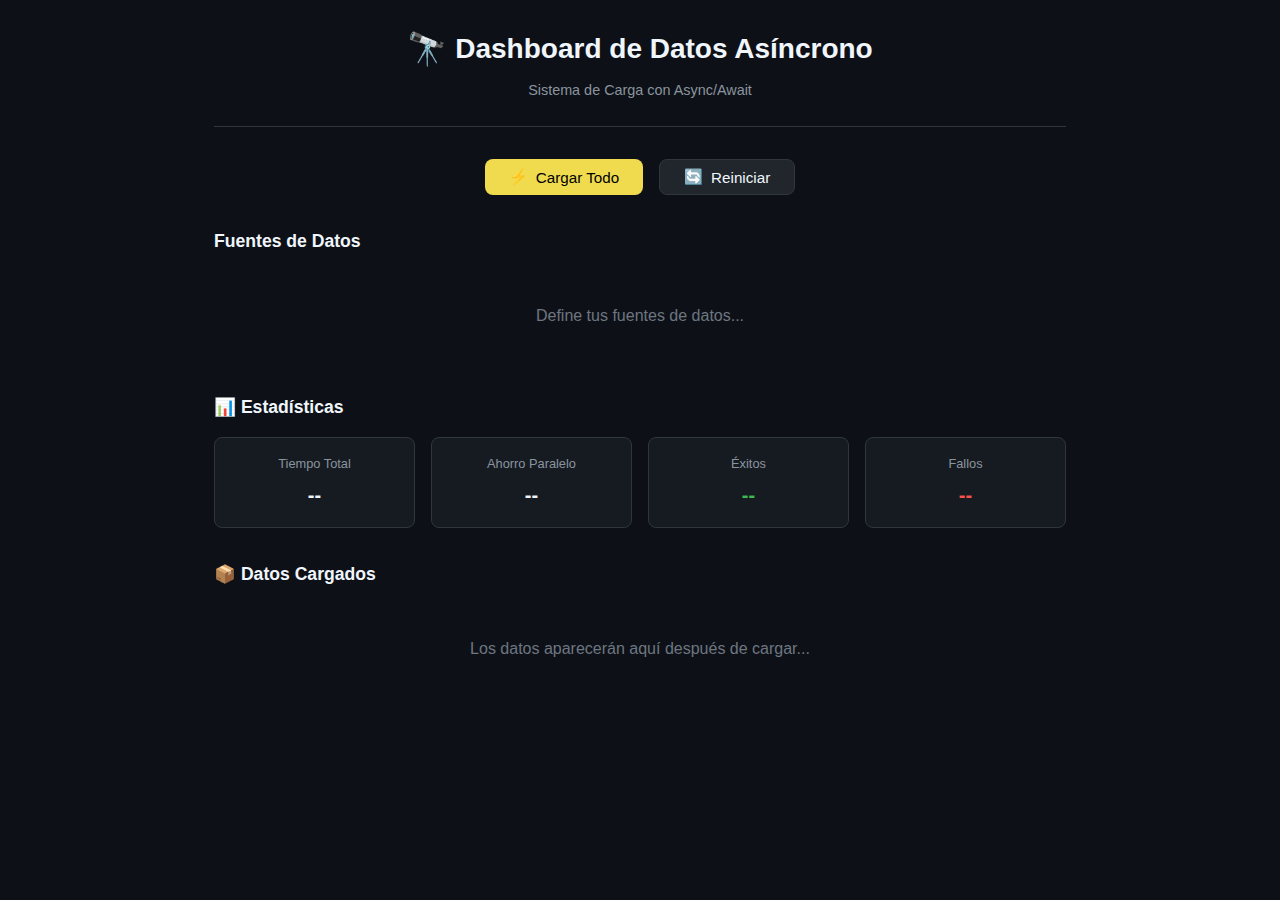
<file: bootcamp/week-14/3-proyecto/index.html>
<!DOCTYPE html>
<html lang="es">
<head>
  <meta charset="UTF-8">
  <meta name="viewport" content="width=device-width, initial-scale=1.0">
  <title>Dashboard de Datos Asíncrono</title>
  <link rel="stylesheet" href="styles.css">
</head>
<body>
  <div class="container">
    <!-- Header -->
    <header class="header">
      <h1 class="header__title">
        <span class="header__icon">🔭</span>
        Dashboard de Datos Asíncrono
      </h1>
      <p class="header__subtitle">Sistema de Carga con Async/Await</p>
    </header>

    <!-- Controles -->
    <section class="controls">
      <button id="btnLoadAll" class="btn btn--primary">
        <span class="btn__icon">⚡</span>
        Cargar Todo
      </button>
      <button id="btnReset" class="btn btn--secondary">
        <span class="btn__icon">🔄</span>
        Reiniciar
      </button>
    </section>

    <!-- Panel de Fuentes de Datos -->
    <section class="data-sources">
      <h2 class="section-title">Fuentes de Datos</h2>
      <div id="sourcesContainer" class="sources-grid">
        <!-- Las fuentes se generan dinámicamente -->
      </div>
    </section>

    <!-- Estadísticas -->
    <section class="statistics">
      <h2 class="section-title">📊 Estadísticas</h2>
      <div id="statsContainer" class="stats-grid">
        <div class="stat-card">
          <span class="stat-card__label">Tiempo Total</span>
          <span id="statTotalTime" class="stat-card__value">--</span>
        </div>
        <div class="stat-card">
          <span class="stat-card__label">Ahorro Paralelo</span>
          <span id="statSavings" class="stat-card__value">--</span>
        </div>
        <div class="stat-card">
          <span class="stat-card__label">Éxitos</span>
          <span id="statSuccess" class="stat-card__value stat-card__value--success">--</span>
        </div>
        <div class="stat-card">
          <span class="stat-card__label">Fallos</span>
          <span id="statFailed" class="stat-card__value stat-card__value--error">--</span>
        </div>
      </div>
    </section>

    <!-- Datos Cargados -->
    <section class="loaded-data">
      <h2 class="section-title">📦 Datos Cargados</h2>
      <div id="dataContainer" class="data-grid">
        <p class="placeholder">Los datos aparecerán aquí después de cargar...</p>
      </div>
    </section>
  </div>

  <script type="module" src="starter/script.js"></script>
</body>
</html>
</file>
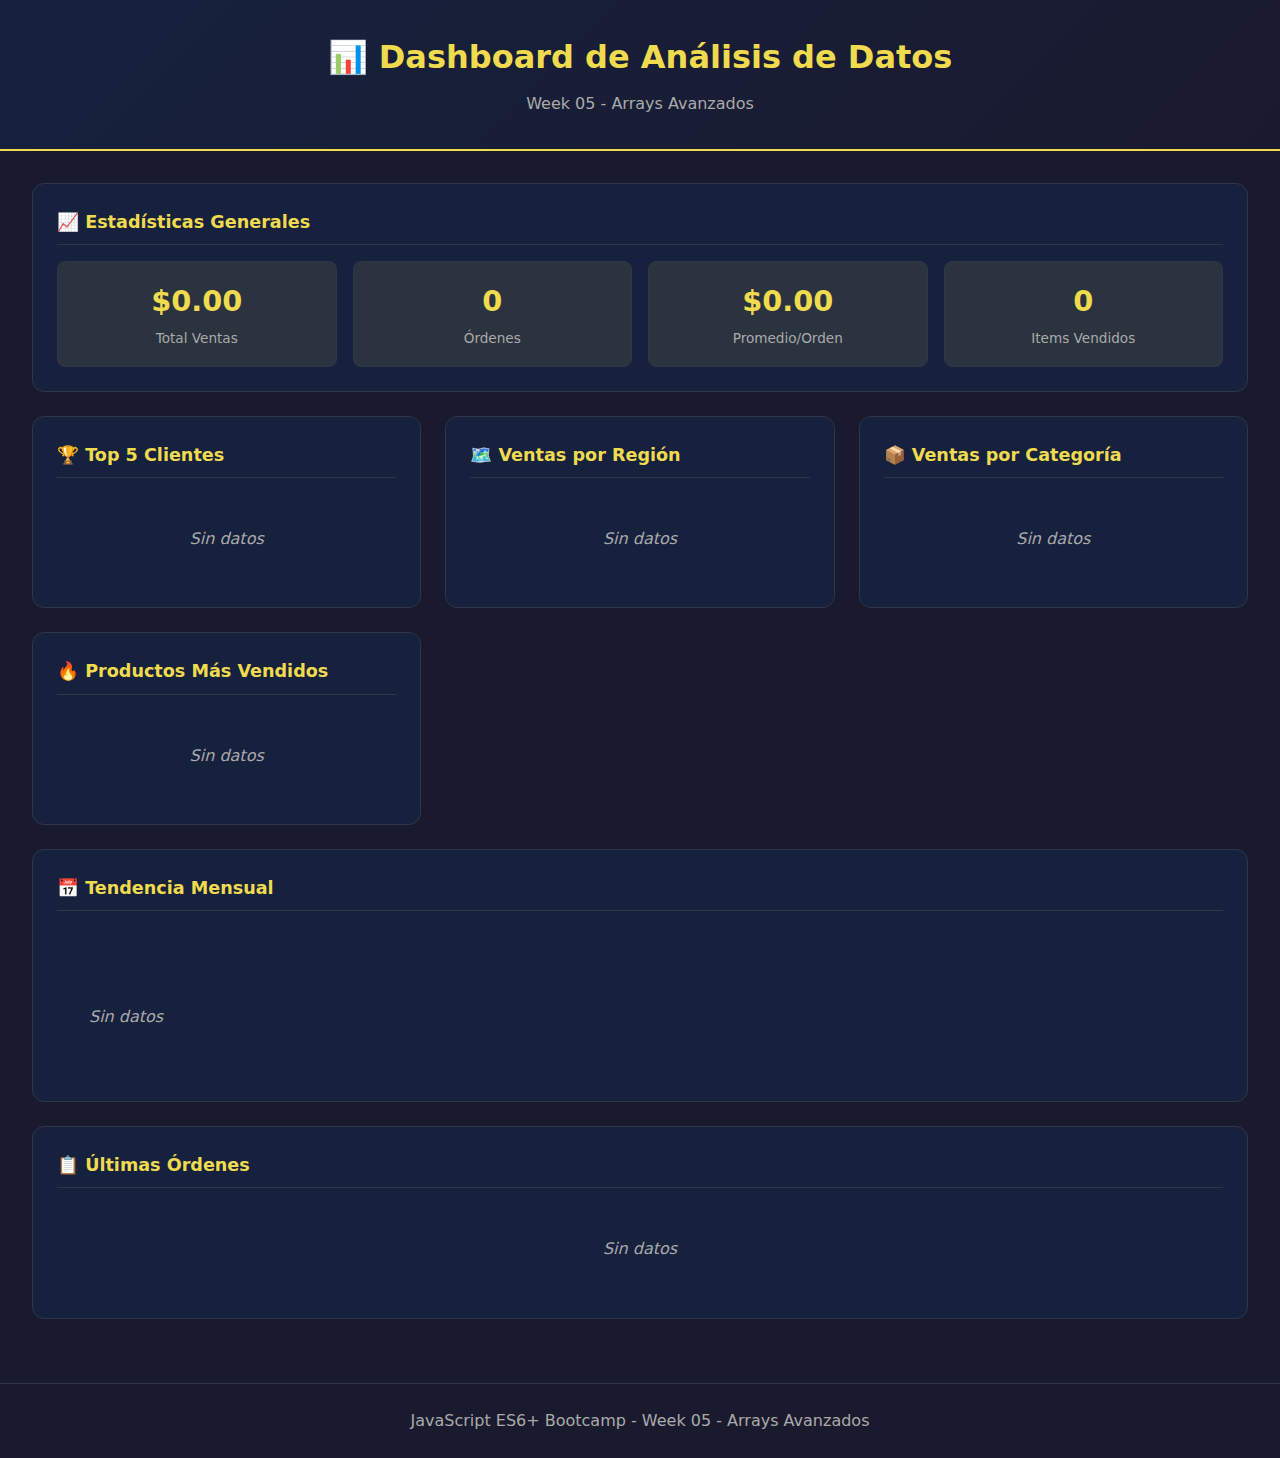
<file: bootcamp/week-05/3-proyecto/dashboard-datos/index.html>
<!DOCTYPE html>
<html lang="es">
  <head>
    <meta charset="UTF-8" />
    <meta
      name="viewport"
      content="width=device-width, initial-scale=1.0" />
    <title>Dashboard de Análisis de Datos</title>
    <link
      rel="stylesheet"
      href="styles.css" />
  </head>
  <body>
    <header class="header">
      <h1>📊 Dashboard de Análisis de Datos</h1>
      <p>Week 05 - Arrays Avanzados</p>
    </header>

    <main class="dashboard">
      <!-- Estadísticas Generales -->
      <section class="card stats-card">
        <h2>📈 Estadísticas Generales</h2>
        <div
          id="stats-container"
          class="stats-grid">
          <div class="stat-item">
            <span
              class="stat-value"
              id="total-sales"
              >--</span
            >
            <span class="stat-label">Total Ventas</span>
          </div>
          <div class="stat-item">
            <span
              class="stat-value"
              id="total-orders"
              >--</span
            >
            <span class="stat-label">Órdenes</span>
          </div>
          <div class="stat-item">
            <span
              class="stat-value"
              id="avg-order"
              >--</span
            >
            <span class="stat-label">Promedio/Orden</span>
          </div>
          <div class="stat-item">
            <span
              class="stat-value"
              id="total-items"
              >--</span
            >
            <span class="stat-label">Items Vendidos</span>
          </div>
        </div>
      </section>

      <!-- Top Clientes -->
      <section class="card">
        <h2>🏆 Top 5 Clientes</h2>
        <div
          id="top-customers"
          class="list-container">
          <p class="loading">Cargando...</p>
        </div>
      </section>

      <!-- Ventas por Región -->
      <section class="card">
        <h2>🗺️ Ventas por Región</h2>
        <div
          id="sales-by-region"
          class="list-container">
          <p class="loading">Cargando...</p>
        </div>
      </section>

      <!-- Ventas por Categoría -->
      <section class="card">
        <h2>📦 Ventas por Categoría</h2>
        <div
          id="sales-by-category"
          class="list-container">
          <p class="loading">Cargando...</p>
        </div>
      </section>

      <!-- Productos Más Vendidos -->
      <section class="card">
        <h2>🔥 Productos Más Vendidos</h2>
        <div
          id="top-products"
          class="list-container">
          <p class="loading">Cargando...</p>
        </div>
      </section>

      <!-- Tendencia Mensual -->
      <section class="card full-width">
        <h2>📅 Tendencia Mensual</h2>
        <div
          id="monthly-trend"
          class="trend-container">
          <p class="loading">Cargando...</p>
        </div>
      </section>

      <!-- Últimas Órdenes -->
      <section class="card full-width">
        <h2>📋 Últimas Órdenes</h2>
        <div
          id="recent-orders"
          class="table-container">
          <p class="loading">Cargando...</p>
        </div>
      </section>
    </main>

    <footer class="footer">
      <p>JavaScript ES6+ Bootcamp - Week 05 - Arrays Avanzados</p>
    </footer>

    <!-- Cambiar a solution/script.js para ver la solución -->
    <script src="starter/script.js"></script>
  </body>
</html>
</file>
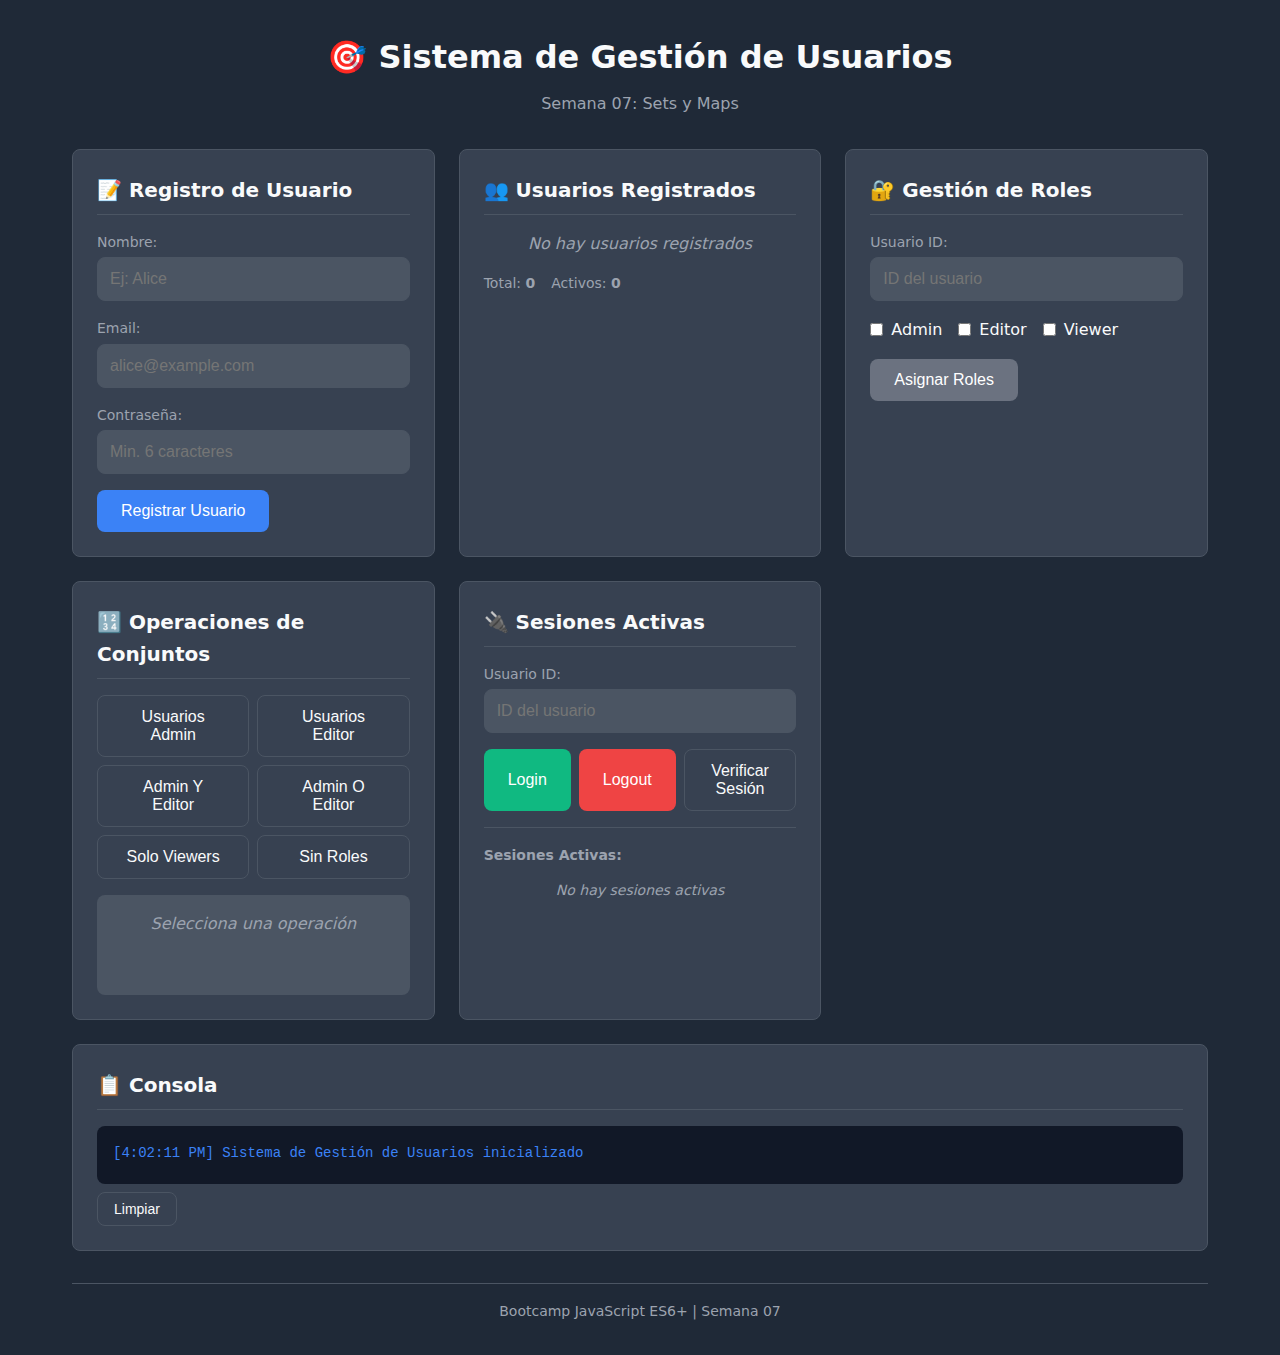
<file: bootcamp/week-07/3-proyecto/sistema-usuarios/index.html>
<!DOCTYPE html>
<html lang="es">
<head>
  <meta charset="UTF-8">
  <meta name="viewport" content="width=device-width, initial-scale=1.0">
  <title>Sistema de Gestión de Usuarios - Week 07</title>
  <link rel="stylesheet" href="styles.css">
</head>
<body>
  <div class="container">
    <header>
      <h1>🎯 Sistema de Gestión de Usuarios</h1>
      <p>Semana 07: Sets y Maps</p>
    </header>

    <main>
      <!-- Registro de Usuarios -->
      <section class="card">
        <h2>📝 Registro de Usuario</h2>
        <form id="registerForm">
          <div class="form-group">
            <label for="userName">Nombre:</label>
            <input type="text" id="userName" placeholder="Ej: Alice" required>
          </div>
          <div class="form-group">
            <label for="userEmail">Email:</label>
            <input type="email" id="userEmail" placeholder="alice@example.com" required>
          </div>
          <div class="form-group">
            <label for="userPassword">Contraseña:</label>
            <input type="password" id="userPassword" placeholder="Min. 6 caracteres" required>
          </div>
          <button type="submit" class="btn btn-primary">Registrar Usuario</button>
        </form>
        <div id="registerMessage" class="message"></div>
      </section>

      <!-- Lista de Usuarios -->
      <section class="card">
        <h2>👥 Usuarios Registrados</h2>
        <div id="usersList" class="users-list">
          <p class="empty-state">No hay usuarios registrados</p>
        </div>
        <div class="stats">
          <span>Total: <strong id="totalUsers">0</strong></span>
          <span>Activos: <strong id="activeUsers">0</strong></span>
        </div>
      </section>

      <!-- Gestión de Roles -->
      <section class="card">
        <h2>🔐 Gestión de Roles</h2>
        <div class="form-group">
          <label for="roleUserId">Usuario ID:</label>
          <input type="text" id="roleUserId" placeholder="ID del usuario">
        </div>
        <div class="roles-checkboxes">
          <label><input type="checkbox" value="admin"> Admin</label>
          <label><input type="checkbox" value="editor"> Editor</label>
          <label><input type="checkbox" value="viewer"> Viewer</label>
        </div>
        <button id="assignRolesBtn" class="btn btn-secondary">Asignar Roles</button>
        <div id="rolesMessage" class="message"></div>
      </section>

      <!-- Operaciones de Conjuntos -->
      <section class="card">
        <h2>🔢 Operaciones de Conjuntos</h2>
        <div class="operations-grid">
          <button class="btn btn-outline" data-op="admins">Usuarios Admin</button>
          <button class="btn btn-outline" data-op="editors">Usuarios Editor</button>
          <button class="btn btn-outline" data-op="admin-and-editor">Admin Y Editor</button>
          <button class="btn btn-outline" data-op="admin-or-editor">Admin O Editor</button>
          <button class="btn btn-outline" data-op="only-viewers">Solo Viewers</button>
          <button class="btn btn-outline" data-op="no-roles">Sin Roles</button>
        </div>
        <div id="operationResult" class="result-box">
          <p class="empty-state">Selecciona una operación</p>
        </div>
      </section>

      <!-- Sesiones -->
      <section class="card">
        <h2>🔌 Sesiones Activas</h2>
        <div class="form-group">
          <label for="sessionUserId">Usuario ID:</label>
          <input type="text" id="sessionUserId" placeholder="ID del usuario">
        </div>
        <div class="session-buttons">
          <button id="loginBtn" class="btn btn-success">Login</button>
          <button id="logoutBtn" class="btn btn-danger">Logout</button>
          <button id="checkSessionBtn" class="btn btn-outline">Verificar Sesión</button>
        </div>
        <div id="sessionMessage" class="message"></div>
        <div id="activeSessions" class="active-sessions">
          <h4>Sesiones Activas:</h4>
          <ul id="sessionsList"></ul>
        </div>
      </section>

      <!-- Consola -->
      <section class="card console-card">
        <h2>📋 Consola</h2>
        <div id="console" class="console"></div>
        <button id="clearConsole" class="btn btn-outline btn-small">Limpiar</button>
      </section>
    </main>

    <footer>
      <p>Bootcamp JavaScript ES6+ | Semana 07</p>
    </footer>
  </div>

  <script src="starter/script.js"></script>
</body>
</html>
</file>
<file: bootcamp/week-06/3-proyecto/styles.css>
/* ============================================
   VALIDADOR DE FORMULARIOS - ESTILOS
   Semana 06: Strings y RegExp Modernos
   ============================================ */

/* Variables CSS */
:root {
  --color-bg: #1a1a2e;
  --color-surface: #16213e;
  --color-primary: #e94560;
  --color-success: #4ecca3;
  --color-warning: #ffc107;
  --color-error: #ff6b6b;
  --color-text: #eee;
  --color-text-muted: #aaa;
  --color-border: #333;
  --font-main: 'Segoe UI', system-ui, sans-serif;
  --radius: 8px;
  --shadow: 0 4px 6px rgba(0, 0, 0, 0.3);
}

/* Reset básico */
* {
  margin: 0;
  padding: 0;
  box-sizing: border-box;
}

body {
  font-family: var(--font-main);
  background: var(--color-bg);
  color: var(--color-text);
  min-height: 100vh;
  padding: 2rem;
  line-height: 1.6;
}

/* Container */
.container {
  max-width: 500px;
  margin: 0 auto;
}

/* Header */
header {
  text-align: center;
  margin-bottom: 2rem;
}

header h1 {
  font-size: 2rem;
  margin-bottom: 0.5rem;
}

header p {
  color: var(--color-text-muted);
}

/* Form */
form {
  background: var(--color-surface);
  padding: 2rem;
  border-radius: var(--radius);
  box-shadow: var(--shadow);
}

/* Form Group */
.form-group {
  margin-bottom: 1.5rem;
}

.form-group label {
  display: block;
  margin-bottom: 0.5rem;
  font-weight: 500;
  color: var(--color-text);
}

.form-group input {
  width: 100%;
  padding: 0.75rem 1rem;
  font-size: 1rem;
  border: 2px solid var(--color-border);
  border-radius: var(--radius);
  background: var(--color-bg);
  color: var(--color-text);
  transition: border-color 0.3s, box-shadow 0.3s;
}

.form-group input:focus {
  outline: none;
  border-color: var(--color-primary);
  box-shadow: 0 0 0 3px rgba(233, 69, 96, 0.2);
}

.form-group input::placeholder {
  color: var(--color-text-muted);
}

/* Validation States */
.form-group input.valid {
  border-color: var(--color-success);
}

.form-group input.valid:focus {
  box-shadow: 0 0 0 3px rgba(78, 204, 163, 0.2);
}

.form-group input.invalid {
  border-color: var(--color-error);
}

.form-group input.invalid:focus {
  box-shadow: 0 0 0 3px rgba(255, 107, 107, 0.2);
}

/* Error Message */
.error-message {
  display: block;
  min-height: 1.25rem;
  margin-top: 0.25rem;
  font-size: 0.875rem;
  color: var(--color-error);
}

/* Password Strength */
.password-strength {
  height: 4px;
  background: var(--color-border);
  border-radius: 2px;
  margin-top: 0.5rem;
  overflow: hidden;
}

.strength-bar {
  height: 100%;
  width: 0;
  transition: width 0.3s, background-color 0.3s;
  border-radius: 2px;
}

.strength-bar.weak {
  width: 25%;
  background: var(--color-error);
}

.strength-bar.fair {
  width: 50%;
  background: var(--color-warning);
}

.strength-bar.good {
  width: 75%;
  background: #8bc34a;
}

.strength-bar.strong {
  width: 100%;
  background: var(--color-success);
}

.strength-text {
  display: block;
  font-size: 0.75rem;
  margin-top: 0.25rem;
  color: var(--color-text-muted);
}

/* Buttons */
.form-actions {
  display: flex;
  gap: 1rem;
  margin-top: 2rem;
}

.btn {
  flex: 1;
  padding: 0.875rem 1.5rem;
  font-size: 1rem;
  font-weight: 600;
  border: none;
  border-radius: var(--radius);
  cursor: pointer;
  transition: transform 0.2s, box-shadow 0.2s;
}

.btn:hover {
  transform: translateY(-2px);
}

.btn:active {
  transform: translateY(0);
}

.btn-primary {
  background: var(--color-primary);
  color: white;
}

.btn-primary:hover {
  box-shadow: 0 4px 12px rgba(233, 69, 96, 0.4);
}

.btn-primary:disabled {
  background: #666;
  cursor: not-allowed;
  transform: none;
  box-shadow: none;
}

.btn-secondary {
  background: transparent;
  color: var(--color-text);
  border: 2px solid var(--color-border);
}

.btn-secondary:hover {
  border-color: var(--color-text-muted);
}

/* Result */
.result {
  margin-top: 2rem;
  padding: 1.5rem;
  background: var(--color-surface);
  border-radius: var(--radius);
  border-left: 4px solid var(--color-success);
}

.result h2 {
  color: var(--color-success);
  margin-bottom: 1rem;
}

.result pre {
  background: var(--color-bg);
  padding: 1rem;
  border-radius: var(--radius);
  overflow-x: auto;
  font-size: 0.875rem;
  color: var(--color-text-muted);
}

/* Utilities */
.hidden {
  display: none;
}

/* Responsive */
@media (max-width: 600px) {
  body {
    padding: 1rem;
  }

  form {
    padding: 1.5rem;
  }

  .form-actions {
    flex-direction: column;
  }
}
</file>
<file: bootcamp/week-07/3-proyecto/styles.css>
/* ============================================
   Sistema de Gestión de Usuarios - Estilos
   Week 07: Sets y Maps
   ============================================ */

:root {
  --primary: #3b82f6;
  --primary-dark: #2563eb;
  --secondary: #6b7280;
  --success: #10b981;
  --danger: #ef4444;
  --warning: #f59e0b;
  --bg-dark: #1f2937;
  --bg-card: #374151;
  --bg-input: #4b5563;
  --text-primary: #f9fafb;
  --text-secondary: #9ca3af;
  --border: #4b5563;
  --radius: 8px;
}

* {
  margin: 0;
  padding: 0;
  box-sizing: border-box;
}

body {
  font-family: 'Segoe UI', system-ui, sans-serif;
  background-color: var(--bg-dark);
  color: var(--text-primary);
  line-height: 1.6;
  min-height: 100vh;
}

.container {
  max-width: 1200px;
  margin: 0 auto;
  padding: 2rem;
}

/* Header */
header {
  text-align: center;
  margin-bottom: 2rem;
}

header h1 {
  font-size: 2rem;
  margin-bottom: 0.5rem;
}

header p {
  color: var(--text-secondary);
}

/* Main Grid */
main {
  display: grid;
  grid-template-columns: repeat(auto-fit, minmax(350px, 1fr));
  gap: 1.5rem;
}

/* Cards */
.card {
  background-color: var(--bg-card);
  border-radius: var(--radius);
  padding: 1.5rem;
  border: 1px solid var(--border);
}

.card h2 {
  font-size: 1.25rem;
  margin-bottom: 1rem;
  padding-bottom: 0.5rem;
  border-bottom: 1px solid var(--border);
}

/* Forms */
.form-group {
  margin-bottom: 1rem;
}

.form-group label {
  display: block;
  margin-bottom: 0.25rem;
  font-size: 0.875rem;
  color: var(--text-secondary);
}

input[type='text'],
input[type='email'],
input[type='password'] {
  width: 100%;
  padding: 0.75rem;
  background-color: var(--bg-input);
  border: 1px solid var(--border);
  border-radius: var(--radius);
  color: var(--text-primary);
  font-size: 1rem;
}

input:focus {
  outline: none;
  border-color: var(--primary);
  box-shadow: 0 0 0 2px rgba(59, 130, 246, 0.3);
}

/* Buttons */
.btn {
  padding: 0.75rem 1.5rem;
  border: none;
  border-radius: var(--radius);
  font-size: 1rem;
  cursor: pointer;
  transition: all 0.2s;
}

.btn-primary {
  background-color: var(--primary);
  color: white;
}

.btn-primary:hover {
  background-color: var(--primary-dark);
}

.btn-secondary {
  background-color: var(--secondary);
  color: white;
}

.btn-success {
  background-color: var(--success);
  color: white;
}

.btn-danger {
  background-color: var(--danger);
  color: white;
}

.btn-outline {
  background-color: transparent;
  border: 1px solid var(--border);
  color: var(--text-primary);
}

.btn-outline:hover {
  background-color: var(--bg-input);
}

.btn-small {
  padding: 0.5rem 1rem;
  font-size: 0.875rem;
}

/* Users List */
.users-list {
  max-height: 300px;
  overflow-y: auto;
  margin-bottom: 1rem;
}

.user-item {
  display: flex;
  justify-content: space-between;
  align-items: center;
  padding: 0.75rem;
  background-color: var(--bg-input);
  border-radius: var(--radius);
  margin-bottom: 0.5rem;
}

.user-info {
  flex: 1;
}

.user-name {
  font-weight: 600;
}

.user-email {
  font-size: 0.875rem;
  color: var(--text-secondary);
}

.user-id {
  font-size: 0.75rem;
  color: var(--text-secondary);
  font-family: monospace;
}

.user-roles {
  display: flex;
  gap: 0.25rem;
  margin-top: 0.25rem;
}

.role-badge {
  font-size: 0.625rem;
  padding: 0.125rem 0.5rem;
  border-radius: 9999px;
  text-transform: uppercase;
  font-weight: 600;
}

.role-admin {
  background-color: var(--danger);
  color: white;
}

.role-editor {
  background-color: var(--warning);
  color: black;
}

.role-viewer {
  background-color: var(--secondary);
  color: white;
}

.user-status {
  width: 10px;
  height: 10px;
  border-radius: 50%;
  margin-left: 0.5rem;
}

.user-status.online {
  background-color: var(--success);
}

.user-status.offline {
  background-color: var(--secondary);
}

/* Stats */
.stats {
  display: flex;
  gap: 1rem;
  font-size: 0.875rem;
  color: var(--text-secondary);
}

/* Roles */
.roles-checkboxes {
  display: flex;
  gap: 1rem;
  margin-bottom: 1rem;
}

.roles-checkboxes label {
  display: flex;
  align-items: center;
  gap: 0.5rem;
  cursor: pointer;
}

/* Operations Grid */
.operations-grid {
  display: grid;
  grid-template-columns: repeat(2, 1fr);
  gap: 0.5rem;
  margin-bottom: 1rem;
}

/* Result Box */
.result-box {
  background-color: var(--bg-input);
  border-radius: var(--radius);
  padding: 1rem;
  min-height: 100px;
}

/* Session Buttons */
.session-buttons {
  display: flex;
  gap: 0.5rem;
  margin-bottom: 1rem;
}

/* Active Sessions */
.active-sessions {
  margin-top: 1rem;
  padding-top: 1rem;
  border-top: 1px solid var(--border);
}

.active-sessions h4 {
  font-size: 0.875rem;
  color: var(--text-secondary);
  margin-bottom: 0.5rem;
}

.active-sessions ul {
  list-style: none;
}

.active-sessions li {
  padding: 0.25rem 0;
  font-size: 0.875rem;
}

/* Messages */
.message {
  margin-top: 1rem;
  padding: 0.75rem;
  border-radius: var(--radius);
  font-size: 0.875rem;
  display: none;
}

.message.success {
  display: block;
  background-color: rgba(16, 185, 129, 0.2);
  border: 1px solid var(--success);
  color: var(--success);
}

.message.error {
  display: block;
  background-color: rgba(239, 68, 68, 0.2);
  border: 1px solid var(--danger);
  color: var(--danger);
}

.message.info {
  display: block;
  background-color: rgba(59, 130, 246, 0.2);
  border: 1px solid var(--primary);
  color: var(--primary);
}

/* Empty State */
.empty-state {
  color: var(--text-secondary);
  text-align: center;
  font-style: italic;
}

/* Console */
.console-card {
  grid-column: 1 / -1;
}

.console {
  background-color: #111827;
  border-radius: var(--radius);
  padding: 1rem;
  font-family: 'Consolas', 'Monaco', monospace;
  font-size: 0.875rem;
  max-height: 200px;
  overflow-y: auto;
  margin-bottom: 0.5rem;
}

.console-line {
  margin-bottom: 0.25rem;
}

.console-line.info {
  color: var(--primary);
}

.console-line.success {
  color: var(--success);
}

.console-line.error {
  color: var(--danger);
}

.console-line.warning {
  color: var(--warning);
}

/* Footer */
footer {
  text-align: center;
  margin-top: 2rem;
  padding-top: 1rem;
  border-top: 1px solid var(--border);
  color: var(--text-secondary);
  font-size: 0.875rem;
}

/* Scrollbar */
::-webkit-scrollbar {
  width: 6px;
}

::-webkit-scrollbar-track {
  background: var(--bg-dark);
}

::-webkit-scrollbar-thumb {
  background: var(--border);
  border-radius: 3px;
}

::-webkit-scrollbar-thumb:hover {
  background: var(--secondary);
}
</file>
<file: bootcamp/week-08/3-proyecto/styles.css>
/* ============================================
   PAGINADOR CON GENERADORES - STYLES
   ============================================ */

* {
  margin: 0;
  padding: 0;
  box-sizing: border-box;
}

:root {
  --bg-primary: #0f172a;
  --bg-secondary: #1e293b;
  --bg-card: #334155;
  --text-primary: #f8fafc;
  --text-secondary: #94a3b8;
  --accent: #3b82f6;
  --accent-hover: #2563eb;
  --success: #22c55e;
  --warning: #f59e0b;
  --danger: #ef4444;
  --border: #475569;
}

body {
  font-family: 'Segoe UI', system-ui, -apple-system, sans-serif;
  background: var(--bg-primary);
  color: var(--text-primary);
  min-height: 100vh;
  line-height: 1.6;
}

.container {
  max-width: 800px;
  margin: 0 auto;
  padding: 20px;
  min-height: 100vh;
  display: flex;
  flex-direction: column;
}

/* Header */
.header {
  text-align: center;
  padding: 30px 0;
  border-bottom: 1px solid var(--border);
  margin-bottom: 30px;
}

.header h1 {
  font-size: 2rem;
  margin-bottom: 10px;
  background: linear-gradient(135deg, var(--accent), #8b5cf6);
  -webkit-background-clip: text;
  -webkit-text-fill-color: transparent;
  background-clip: text;
}

.subtitle {
  color: var(--text-secondary);
  font-size: 1rem;
}

/* Main */
.main {
  flex: 1;
}

/* Controls */
.controls {
  display: flex;
  flex-wrap: wrap;
  gap: 15px;
  align-items: flex-end;
  margin-bottom: 25px;
  padding: 20px;
  background: var(--bg-secondary);
  border-radius: 12px;
}

.control-group {
  display: flex;
  flex-direction: column;
  gap: 5px;
}

.control-group label {
  font-size: 0.85rem;
  color: var(--text-secondary);
}

select {
  padding: 10px 15px;
  background: var(--bg-card);
  border: 1px solid var(--border);
  border-radius: 8px;
  color: var(--text-primary);
  font-size: 0.95rem;
  cursor: pointer;
  transition: border-color 0.2s;
}

select:hover {
  border-color: var(--accent);
}

select:focus {
  outline: none;
  border-color: var(--accent);
  box-shadow: 0 0 0 3px rgba(59, 130, 246, 0.2);
}

/* Buttons */
.btn {
  padding: 10px 20px;
  border: none;
  border-radius: 8px;
  font-size: 0.95rem;
  cursor: pointer;
  transition: all 0.2s;
  display: inline-flex;
  align-items: center;
  gap: 8px;
}

.btn-primary {
  background: var(--accent);
  color: white;
}

.btn-primary:hover {
  background: var(--accent-hover);
  transform: translateY(-1px);
}

.btn-nav {
  background: var(--bg-card);
  color: var(--text-primary);
  border: 1px solid var(--border);
}

.btn-nav:hover:not(:disabled) {
  background: var(--bg-secondary);
  border-color: var(--accent);
}

.btn:disabled {
  opacity: 0.5;
  cursor: not-allowed;
}

/* Data Section */
.data-section {
  margin-bottom: 25px;
}

.data-list {
  background: var(--bg-secondary);
  border-radius: 12px;
  min-height: 300px;
  padding: 15px;
}

.placeholder {
  display: flex;
  align-items: center;
  justify-content: center;
  height: 270px;
  color: var(--text-secondary);
  font-size: 1.1rem;
}

/* Data Item */
.data-item {
  display: flex;
  align-items: center;
  padding: 15px;
  background: var(--bg-card);
  border-radius: 8px;
  margin-bottom: 10px;
  transition: transform 0.2s, box-shadow 0.2s;
}

.data-item:last-child {
  margin-bottom: 0;
}

.data-item:hover {
  transform: translateX(5px);
  box-shadow: 0 4px 12px rgba(0, 0, 0, 0.2);
}

.data-item-id {
  width: 50px;
  height: 50px;
  background: var(--accent);
  border-radius: 8px;
  display: flex;
  align-items: center;
  justify-content: center;
  font-weight: bold;
  font-size: 1.1rem;
  margin-right: 15px;
  flex-shrink: 0;
}

.data-item-content {
  flex: 1;
}

.data-item-title {
  font-weight: 600;
  margin-bottom: 4px;
}

.data-item-description {
  color: var(--text-secondary);
  font-size: 0.9rem;
}

/* Pagination */
.pagination {
  display: flex;
  align-items: center;
  justify-content: center;
  gap: 10px;
  flex-wrap: wrap;
  margin-bottom: 20px;
}

.page-info {
  display: flex;
  align-items: center;
  gap: 8px;
  padding: 0 15px;
  color: var(--text-secondary);
}

.page-info input {
  width: 60px;
  padding: 8px 10px;
  background: var(--bg-card);
  border: 1px solid var(--border);
  border-radius: 6px;
  color: var(--text-primary);
  text-align: center;
  font-size: 0.95rem;
}

.page-info input:focus {
  outline: none;
  border-color: var(--accent);
}

/* Stats */
.stats {
  display: flex;
  align-items: center;
  justify-content: center;
  gap: 8px;
  padding: 15px;
  background: var(--bg-secondary);
  border-radius: 8px;
  color: var(--text-secondary);
  font-size: 0.9rem;
}

.stats strong {
  color: var(--accent);
}

/* Footer */
.footer {
  text-align: center;
  padding: 20px 0;
  margin-top: 30px;
  border-top: 1px solid var(--border);
  color: var(--text-secondary);
  font-size: 0.85rem;
}

/* Loading State */
.loading {
  display: flex;
  align-items: center;
  justify-content: center;
  height: 270px;
}

.spinner {
  width: 40px;
  height: 40px;
  border: 3px solid var(--border);
  border-top-color: var(--accent);
  border-radius: 50%;
  animation: spin 1s linear infinite;
}

@keyframes spin {
  to {
    transform: rotate(360deg);
  }
}

/* Empty State */
.empty-state {
  display: flex;
  flex-direction: column;
  align-items: center;
  justify-content: center;
  height: 270px;
  color: var(--text-secondary);
}

.empty-state-icon {
  font-size: 3rem;
  margin-bottom: 10px;
}

/* Responsive */
@media (max-width: 600px) {
  .controls {
    flex-direction: column;
    align-items: stretch;
  }

  .pagination {
    gap: 5px;
  }

  .btn-nav {
    padding: 8px 12px;
    font-size: 0.85rem;
  }

  .page-info {
    order: -1;
    width: 100%;
    justify-content: center;
    padding: 10px 0;
  }
}
</file>
<file: bootcamp/week-09/3-proyecto/styles.css>
/* ============================================
   Objeto Seguro - Styles
   Week 09: Símbolos y Metaprogramación
   ============================================ */

* {
  margin: 0;
  padding: 0;
  box-sizing: border-box;
}

:root {
  --bg-primary: #0f172a;
  --bg-secondary: #1e293b;
  --bg-card: #334155;
  --text-primary: #f8fafc;
  --text-secondary: #94a3b8;
  --accent: #3b82f6;
  --accent-hover: #2563eb;
  --success: #22c55e;
  --warning: #f59e0b;
  --error: #ef4444;
  --border: #475569;
}

body {
  font-family: system-ui, -apple-system, BlinkMacSystemFont, 'Segoe UI',
    sans-serif;
  background-color: var(--bg-primary);
  color: var(--text-primary);
  line-height: 1.6;
  min-height: 100vh;
}

.container {
  max-width: 900px;
  margin: 0 auto;
  padding: 2rem 1rem;
}

/* Header */
header {
  text-align: center;
  margin-bottom: 2rem;
}

header h1 {
  font-size: 2.5rem;
  margin-bottom: 0.5rem;
  background: linear-gradient(135deg, var(--accent), #8b5cf6);
  -webkit-background-clip: text;
  -webkit-text-fill-color: transparent;
  background-clip: text;
}

header p {
  color: var(--text-secondary);
  font-size: 1.1rem;
}

/* Cards */
.card {
  background-color: var(--bg-secondary);
  border-radius: 12px;
  padding: 1.5rem;
  margin-bottom: 1.5rem;
  border: 1px solid var(--border);
}

.card h2 {
  font-size: 1.4rem;
  margin-bottom: 0.5rem;
  display: flex;
  align-items: center;
  gap: 0.5rem;
}

.card .description {
  color: var(--text-secondary);
  font-size: 0.9rem;
  margin-bottom: 1rem;
}

/* Demo Area */
.demo-area {
  display: flex;
  flex-wrap: wrap;
  gap: 1rem;
  margin-bottom: 1rem;
}

.input-group {
  display: flex;
  flex-direction: column;
  gap: 0.25rem;
  flex: 1;
  min-width: 150px;
}

.input-group.full-width {
  flex: 100%;
}

.input-group label {
  font-size: 0.85rem;
  color: var(--text-secondary);
}

.input-group input,
.input-group textarea {
  padding: 0.5rem 0.75rem;
  border-radius: 6px;
  border: 1px solid var(--border);
  background-color: var(--bg-card);
  color: var(--text-primary);
  font-size: 0.95rem;
  font-family: inherit;
}

.input-group textarea {
  font-family: 'Consolas', 'Monaco', monospace;
  font-size: 0.85rem;
  resize: vertical;
}

.input-group input:focus,
.input-group textarea:focus {
  outline: none;
  border-color: var(--accent);
  box-shadow: 0 0 0 2px rgba(59, 130, 246, 0.2);
}

/* Buttons */
.button-group {
  display: flex;
  flex-wrap: wrap;
  gap: 0.5rem;
  width: 100%;
  margin-top: 0.5rem;
}

button {
  padding: 0.5rem 1rem;
  border-radius: 6px;
  border: none;
  background-color: var(--accent);
  color: white;
  font-size: 0.85rem;
  font-weight: 500;
  cursor: pointer;
  transition: all 0.2s ease;
}

button:hover {
  background-color: var(--accent-hover);
  transform: translateY(-1px);
}

button:active {
  transform: translateY(0);
}

button:disabled {
  background-color: var(--border);
  cursor: not-allowed;
  transform: none;
}

/* Output */
.output {
  background-color: var(--bg-card);
  border-radius: 8px;
  padding: 1rem;
  font-family: 'Consolas', 'Monaco', monospace;
  font-size: 0.85rem;
  min-height: 60px;
  max-height: 300px;
  overflow-y: auto;
  white-space: pre-wrap;
  word-break: break-all;
}

.output .placeholder {
  color: var(--text-secondary);
  font-style: italic;
}

.output .success {
  color: var(--success);
}

.output .error {
  color: var(--error);
}

.output .warning {
  color: var(--warning);
}

.output .info {
  color: var(--accent);
}

.output .dim {
  color: var(--text-secondary);
}

/* Inspection Card */
.card.inspection {
  border-color: var(--warning);
}

.card.inspection h2 {
  color: var(--warning);
}

/* Footer */
footer {
  text-align: center;
  padding: 2rem 0;
  color: var(--text-secondary);
  font-size: 0.85rem;
}

/* Responsive */
@media (max-width: 600px) {
  .container {
    padding: 1rem;
  }

  header h1 {
    font-size: 1.8rem;
  }

  .card {
    padding: 1rem;
  }

  .input-group {
    min-width: 100%;
  }

  button {
    flex: 1;
    min-width: 120px;
  }
}

/* Scrollbar */
.output::-webkit-scrollbar {
  width: 8px;
}

.output::-webkit-scrollbar-track {
  background: var(--bg-secondary);
  border-radius: 4px;
}

.output::-webkit-scrollbar-thumb {
  background: var(--border);
  border-radius: 4px;
}

.output::-webkit-scrollbar-thumb:hover {
  background: var(--text-secondary);
}
</file>
<file: bootcamp/week-11/3-proyecto/styles.css>
/* ========================================
   Task Manager Robusto - Styles
   Week 11: Manejo de Errores Moderno
   ======================================== */

/* === CSS Variables === */
:root {
  /* Colors */
  --bg-primary: #0f172a;
  --bg-secondary: #1e293b;
  --bg-tertiary: #334155;

  --text-primary: #f1f5f9;
  --text-secondary: #94a3b8;
  --text-muted: #64748b;

  --accent-primary: #f0db4f;
  --accent-secondary: #3b82f6;
  --accent-success: #22c55e;
  --accent-error: #ef4444;
  --accent-warning: #f59e0b;

  /* Spacing */
  --space-xs: 0.25rem;
  --space-sm: 0.5rem;
  --space-md: 1rem;
  --space-lg: 1.5rem;
  --space-xl: 2rem;

  /* Border Radius */
  --radius-sm: 4px;
  --radius-md: 8px;
  --radius-lg: 12px;

  /* Transitions */
  --transition-fast: 150ms ease;
  --transition-normal: 250ms ease;
}

/* === Reset === */
*,
*::before,
*::after {
  box-sizing: border-box;
  margin: 0;
  padding: 0;
}

/* === Base === */
body {
  font-family: system-ui, -apple-system, BlinkMacSystemFont, 'Segoe UI', Roboto,
    sans-serif;
  background-color: var(--bg-primary);
  color: var(--text-primary);
  line-height: 1.6;
  min-height: 100vh;
}

/* === App Container === */
.app-container {
  max-width: 600px;
  margin: 0 auto;
  padding: var(--space-lg);
  min-height: 100vh;
  display: flex;
  flex-direction: column;
}

/* === Header === */
.app-header {
  text-align: center;
  margin-bottom: var(--space-xl);
}

.app-header h1 {
  font-size: 1.75rem;
  color: var(--accent-primary);
  margin-bottom: var(--space-xs);
}

.subtitle {
  color: var(--text-secondary);
  font-size: 0.875rem;
}

/* === Main Content === */
.app-main {
  flex: 1;
}

/* === Add Task Section === */
.add-task-section {
  margin-bottom: var(--space-lg);
}

.task-form {
  width: 100%;
}

.input-group {
  display: flex;
  gap: var(--space-sm);
}

.task-input {
  flex: 1;
  padding: var(--space-md);
  border: 2px solid var(--bg-tertiary);
  border-radius: var(--radius-md);
  background-color: var(--bg-secondary);
  color: var(--text-primary);
  font-size: 1rem;
  transition: border-color var(--transition-fast);
}

.task-input:focus {
  outline: none;
  border-color: var(--accent-primary);
}

.task-input::placeholder {
  color: var(--text-muted);
}

.task-input.error {
  border-color: var(--accent-error);
  animation: shake 0.3s ease-in-out;
}

@keyframes shake {
  0%,
  100% {
    transform: translateX(0);
  }
  25% {
    transform: translateX(-5px);
  }
  75% {
    transform: translateX(5px);
  }
}

/* === Buttons === */
.btn {
  padding: var(--space-md) var(--space-lg);
  border: none;
  border-radius: var(--radius-md);
  font-size: 1rem;
  font-weight: 600;
  cursor: pointer;
  transition: all var(--transition-fast);
}

.btn-primary {
  background-color: var(--accent-primary);
  color: var(--bg-primary);
}

.btn-primary:hover {
  background-color: #e0cb3f;
  transform: translateY(-1px);
}

.btn-primary:active {
  transform: translateY(0);
}

.btn-primary:disabled {
  background-color: var(--bg-tertiary);
  color: var(--text-muted);
  cursor: not-allowed;
  transform: none;
}

.btn-small {
  padding: var(--space-xs) var(--space-sm);
  font-size: 0.75rem;
  background-color: var(--bg-tertiary);
  color: var(--text-secondary);
}

.btn-small:hover {
  background-color: var(--bg-secondary);
}

/* === Error Section === */
.error-section {
  margin-bottom: var(--space-md);
}

.error-box {
  display: flex;
  align-items: center;
  gap: var(--space-sm);
  padding: var(--space-md);
  background-color: rgba(239, 68, 68, 0.1);
  border: 1px solid var(--accent-error);
  border-radius: var(--radius-md);
  animation: slideIn 0.3s ease;
}

@keyframes slideIn {
  from {
    opacity: 0;
    transform: translateY(-10px);
  }
  to {
    opacity: 1;
    transform: translateY(0);
  }
}

.error-icon {
  font-size: 1.25rem;
}

.error-message {
  flex: 1;
  color: var(--accent-error);
  font-size: 0.875rem;
}

.error-close {
  background: none;
  border: none;
  color: var(--accent-error);
  font-size: 1.25rem;
  cursor: pointer;
  padding: var(--space-xs);
  line-height: 1;
}

.error-close:hover {
  opacity: 0.7;
}

/* === Loading Section === */
.loading-section {
  margin-bottom: var(--space-md);
}

.loading-box {
  display: flex;
  align-items: center;
  justify-content: center;
  gap: var(--space-sm);
  padding: var(--space-md);
  background-color: rgba(59, 130, 246, 0.1);
  border: 1px solid var(--accent-secondary);
  border-radius: var(--radius-md);
}

.loading-spinner {
  animation: spin 1s linear infinite;
}

@keyframes spin {
  from {
    transform: rotate(0deg);
  }
  to {
    transform: rotate(360deg);
  }
}

/* === Task List === */
.tasks-section {
  margin-bottom: var(--space-lg);
}

.task-list {
  display: flex;
  flex-direction: column;
  gap: var(--space-sm);
}

/* === Task Item === */
.task-item {
  display: flex;
  align-items: center;
  gap: var(--space-md);
  padding: var(--space-md);
  background-color: var(--bg-secondary);
  border-radius: var(--radius-md);
  border: 1px solid var(--bg-tertiary);
  transition: all var(--transition-fast);
}

.task-item:hover {
  border-color: var(--accent-primary);
}

.task-checkbox {
  width: 20px;
  height: 20px;
  cursor: pointer;
  accent-color: var(--accent-success);
}

.task-title {
  flex: 1;
  font-size: 1rem;
}

.task-item.completed .task-title {
  text-decoration: line-through;
  color: var(--text-muted);
}

.task-delete {
  background: none;
  border: none;
  color: var(--text-muted);
  font-size: 1.25rem;
  cursor: pointer;
  padding: var(--space-xs);
  transition: color var(--transition-fast);
}

.task-delete:hover {
  color: var(--accent-error);
}

/* === Empty State === */
.empty-state {
  text-align: center;
  padding: var(--space-xl);
  color: var(--text-muted);
}

.empty-icon {
  font-size: 3rem;
  display: block;
  margin-bottom: var(--space-md);
}

/* === Stats Section === */
.stats-section {
  margin-bottom: var(--space-lg);
}

.stats-box {
  display: flex;
  justify-content: center;
  gap: var(--space-md);
  padding: var(--space-md);
  background-color: var(--bg-secondary);
  border-radius: var(--radius-md);
  font-size: 0.875rem;
  color: var(--text-secondary);
}

.stat-value {
  color: var(--accent-primary);
  font-weight: 600;
}

.stat-divider {
  color: var(--bg-tertiary);
}

/* === Debug Panel === */
.debug-panel {
  margin-top: auto;
  padding-top: var(--space-lg);
  border-top: 1px solid var(--bg-tertiary);
}

.debug-panel summary {
  cursor: pointer;
  color: var(--text-muted);
  font-size: 0.875rem;
  padding: var(--space-sm) 0;
}

.debug-panel summary:hover {
  color: var(--text-secondary);
}

.debug-log {
  max-height: 200px;
  overflow-y: auto;
  padding: var(--space-sm);
  background-color: var(--bg-secondary);
  border-radius: var(--radius-sm);
  margin: var(--space-sm) 0;
  font-family: monospace;
  font-size: 0.75rem;
}

.debug-entry {
  padding: var(--space-xs) 0;
  border-bottom: 1px solid var(--bg-tertiary);
}

.debug-entry:last-child {
  border-bottom: none;
}

.debug-entry.error {
  color: var(--accent-error);
}

.debug-entry.warn {
  color: var(--accent-warning);
}

.debug-entry.info {
  color: var(--accent-secondary);
}

/* === Footer === */
.app-footer {
  text-align: center;
  padding-top: var(--space-lg);
  color: var(--text-muted);
  font-size: 0.75rem;
}

/* === Utility Classes === */
.hidden {
  display: none !important;
}

/* === Responsive === */
@media (max-width: 480px) {
  .app-container {
    padding: var(--space-md);
  }

  .input-group {
    flex-direction: column;
  }

  .btn-primary {
    width: 100%;
  }
}
</file>
<file: bootcamp/week-12/3-proyecto/styles.css>
/* ========================================
   TechStore E-commerce App - Styles
   Week 12: Proyecto Integrador
   ======================================== */

/* === CSS Variables === */
:root {
  /* Colors */
  --bg-primary: #0f172a;
  --bg-secondary: #1e293b;
  --bg-tertiary: #334155;
  --bg-card: #1e293b;

  --text-primary: #f1f5f9;
  --text-secondary: #94a3b8;
  --text-muted: #64748b;

  --accent-primary: #f0db4f;
  --accent-secondary: #3b82f6;
  --accent-success: #22c55e;
  --accent-error: #ef4444;
  --accent-warning: #f59e0b;

  /* Spacing */
  --space-xs: 0.25rem;
  --space-sm: 0.5rem;
  --space-md: 1rem;
  --space-lg: 1.5rem;
  --space-xl: 2rem;
  --space-2xl: 3rem;

  /* Border Radius */
  --radius-sm: 4px;
  --radius-md: 8px;
  --radius-lg: 12px;
  --radius-full: 9999px;

  /* Shadows */
  --shadow-sm: 0 1px 2px rgba(0, 0, 0, 0.3);
  --shadow-md: 0 4px 6px rgba(0, 0, 0, 0.3);
  --shadow-lg: 0 10px 15px rgba(0, 0, 0, 0.3);

  /* Transitions */
  --transition-fast: 150ms ease;
  --transition-normal: 250ms ease;

  /* Layout */
  --header-height: 70px;
  --sidebar-width: 250px;
  --cart-width: 400px;
}

/* === Reset === */
*,
*::before,
*::after {
  box-sizing: border-box;
  margin: 0;
  padding: 0;
}

/* === Base === */
body {
  font-family: system-ui, -apple-system, BlinkMacSystemFont, 'Segoe UI', Roboto,
    sans-serif;
  background-color: var(--bg-primary);
  color: var(--text-primary);
  line-height: 1.6;
  min-height: 100vh;
}

/* === App Container === */
.app-container {
  min-height: 100vh;
  display: flex;
  flex-direction: column;
}

/* === Header === */
.header {
  position: fixed;
  top: 0;
  left: 0;
  right: 0;
  height: var(--header-height);
  background-color: var(--bg-secondary);
  border-bottom: 1px solid var(--bg-tertiary);
  display: flex;
  align-items: center;
  padding: 0 var(--space-xl);
  gap: var(--space-xl);
  z-index: 100;
}

.header-brand h1 {
  font-size: 1.5rem;
  color: var(--accent-primary);
  white-space: nowrap;
}

.header-search {
  flex: 1;
  max-width: 500px;
}

.search-input {
  width: 100%;
  padding: var(--space-sm) var(--space-md);
  border: 2px solid var(--bg-tertiary);
  border-radius: var(--radius-full);
  background-color: var(--bg-primary);
  color: var(--text-primary);
  font-size: 1rem;
  transition: border-color var(--transition-fast);
}

.search-input:focus {
  outline: none;
  border-color: var(--accent-primary);
}

.search-input::placeholder {
  color: var(--text-muted);
}

.header-actions {
  display: flex;
  align-items: center;
  gap: var(--space-md);
}

.badge {
  display: inline-flex;
  align-items: center;
  justify-content: center;
  min-width: 20px;
  height: 20px;
  padding: 0 var(--space-xs);
  background-color: var(--accent-error);
  color: white;
  font-size: 0.75rem;
  font-weight: bold;
  border-radius: var(--radius-full);
}

/* === Main Content === */
.main-content {
  display: flex;
  margin-top: var(--header-height);
  min-height: calc(100vh - var(--header-height) - 60px);
}

/* === Sidebar === */
.sidebar {
  width: var(--sidebar-width);
  background-color: var(--bg-secondary);
  border-right: 1px solid var(--bg-tertiary);
  padding: var(--space-lg);
  position: sticky;
  top: var(--header-height);
  height: calc(100vh - var(--header-height));
  overflow-y: auto;
}

.filter-section {
  margin-bottom: var(--space-xl);
}

.filter-section h3 {
  font-size: 0.875rem;
  text-transform: uppercase;
  color: var(--text-secondary);
  margin-bottom: var(--space-md);
  letter-spacing: 0.05em;
}

.filter-options {
  display: flex;
  flex-direction: column;
  gap: var(--space-sm);
}

.filter-option {
  display: flex;
  align-items: center;
  gap: var(--space-sm);
  padding: var(--space-sm);
  border-radius: var(--radius-md);
  cursor: pointer;
  transition: background-color var(--transition-fast);
}

.filter-option:hover {
  background-color: var(--bg-tertiary);
}

.filter-option input {
  accent-color: var(--accent-primary);
}

.price-range {
  display: flex;
  align-items: center;
  gap: var(--space-sm);
  margin-bottom: var(--space-sm);
}

.price-input {
  width: 100%;
  padding: var(--space-sm);
  border: 1px solid var(--bg-tertiary);
  border-radius: var(--radius-sm);
  background-color: var(--bg-primary);
  color: var(--text-primary);
  font-size: 0.875rem;
}

.price-input:focus {
  outline: none;
  border-color: var(--accent-primary);
}

.sort-select {
  width: 100%;
  padding: var(--space-sm);
  border: 1px solid var(--bg-tertiary);
  border-radius: var(--radius-sm);
  background-color: var(--bg-primary);
  color: var(--text-primary);
  font-size: 0.875rem;
  cursor: pointer;
}

.sort-select:focus {
  outline: none;
  border-color: var(--accent-primary);
}

/* === Products Section === */
.products-section {
  flex: 1;
  padding: var(--space-xl);
}

.products-header {
  display: flex;
  justify-content: space-between;
  align-items: center;
  margin-bottom: var(--space-lg);
}

.products-header h2 {
  font-size: 1.5rem;
}

.product-count {
  color: var(--text-secondary);
  font-size: 0.875rem;
}

/* === Product Grid === */
.product-grid {
  display: grid;
  grid-template-columns: repeat(auto-fill, minmax(250px, 1fr));
  gap: var(--space-lg);
}

/* === Product Card === */
.product-card {
  background-color: var(--bg-card);
  border-radius: var(--radius-lg);
  border: 1px solid var(--bg-tertiary);
  overflow: hidden;
  transition: all var(--transition-normal);
}

.product-card:hover {
  transform: translateY(-4px);
  border-color: var(--accent-primary);
  box-shadow: var(--shadow-lg);
}

.product-image {
  height: 150px;
  display: flex;
  align-items: center;
  justify-content: center;
  background-color: var(--bg-primary);
  font-size: 4rem;
}

.product-info {
  padding: var(--space-md);
}

.product-category {
  font-size: 0.75rem;
  color: var(--accent-secondary);
  text-transform: uppercase;
  letter-spacing: 0.05em;
}

.product-name {
  font-size: 1rem;
  font-weight: 600;
  margin: var(--space-xs) 0;
  color: var(--text-primary);
}

.product-rating {
  font-size: 0.875rem;
  color: var(--accent-warning);
  margin-bottom: var(--space-sm);
}

.product-footer {
  display: flex;
  justify-content: space-between;
  align-items: center;
  padding: var(--space-md);
  border-top: 1px solid var(--bg-tertiary);
}

.product-price {
  font-size: 1.25rem;
  font-weight: bold;
  color: var(--accent-primary);
}

.product-stock {
  font-size: 0.75rem;
  color: var(--accent-success);
}

.product-stock.out-of-stock {
  color: var(--accent-error);
}

/* === Buttons === */
.btn {
  display: inline-flex;
  align-items: center;
  justify-content: center;
  gap: var(--space-sm);
  padding: var(--space-sm) var(--space-md);
  border: none;
  border-radius: var(--radius-md);
  font-size: 0.875rem;
  font-weight: 600;
  cursor: pointer;
  transition: all var(--transition-fast);
}

.btn-primary {
  background-color: var(--accent-primary);
  color: var(--bg-primary);
}

.btn-primary:hover {
  background-color: #e0cb3f;
  transform: translateY(-1px);
}

.btn-primary:disabled {
  background-color: var(--bg-tertiary);
  color: var(--text-muted);
  cursor: not-allowed;
  transform: none;
}

.btn-secondary {
  background-color: var(--bg-tertiary);
  color: var(--text-primary);
}

.btn-secondary:hover {
  background-color: var(--bg-primary);
}

.btn-icon {
  padding: var(--space-sm);
  background-color: transparent;
  color: var(--text-primary);
  font-size: 1.25rem;
}

.btn-icon:hover {
  color: var(--accent-primary);
}

.btn-small {
  padding: var(--space-xs) var(--space-sm);
  font-size: 0.75rem;
}

.btn-block {
  width: 100%;
}

/* === Cart Sidebar === */
.cart-sidebar {
  position: fixed;
  top: 0;
  right: 0;
  width: var(--cart-width);
  height: 100vh;
  background-color: var(--bg-secondary);
  border-left: 1px solid var(--bg-tertiary);
  display: flex;
  flex-direction: column;
  z-index: 200;
  transform: translateX(0);
  transition: transform var(--transition-normal);
}

.cart-sidebar.hidden {
  transform: translateX(100%);
}

.cart-header {
  display: flex;
  justify-content: space-between;
  align-items: center;
  padding: var(--space-lg);
  border-bottom: 1px solid var(--bg-tertiary);
}

.cart-header h2 {
  font-size: 1.25rem;
}

.cart-items {
  flex: 1;
  overflow-y: auto;
  padding: var(--space-md);
}

.cart-item {
  display: flex;
  gap: var(--space-md);
  padding: var(--space-md);
  background-color: var(--bg-primary);
  border-radius: var(--radius-md);
  margin-bottom: var(--space-md);
}

.cart-item-image {
  width: 60px;
  height: 60px;
  display: flex;
  align-items: center;
  justify-content: center;
  background-color: var(--bg-tertiary);
  border-radius: var(--radius-sm);
  font-size: 2rem;
}

.cart-item-details {
  flex: 1;
}

.cart-item-name {
  font-weight: 600;
  margin-bottom: var(--space-xs);
}

.cart-item-price {
  color: var(--text-secondary);
  font-size: 0.875rem;
}

.cart-item-actions {
  display: flex;
  align-items: center;
  gap: var(--space-sm);
  margin-top: var(--space-sm);
}

.quantity-btn {
  width: 28px;
  height: 28px;
  display: flex;
  align-items: center;
  justify-content: center;
  background-color: var(--bg-tertiary);
  border: none;
  border-radius: var(--radius-sm);
  color: var(--text-primary);
  cursor: pointer;
  font-size: 1rem;
}

.quantity-btn:hover {
  background-color: var(--accent-primary);
  color: var(--bg-primary);
}

.cart-item-quantity {
  min-width: 30px;
  text-align: center;
  font-weight: 600;
}

.cart-item-total {
  font-weight: bold;
  color: var(--accent-primary);
}

.cart-item-remove {
  color: var(--text-muted);
  cursor: pointer;
  font-size: 1.25rem;
}

.cart-item-remove:hover {
  color: var(--accent-error);
}

.cart-empty {
  flex: 1;
  display: flex;
  flex-direction: column;
  align-items: center;
  justify-content: center;
  text-align: center;
  color: var(--text-muted);
}

.cart-empty .empty-icon {
  font-size: 4rem;
  margin-bottom: var(--space-md);
}

.cart-footer {
  padding: var(--space-lg);
  border-top: 1px solid var(--bg-tertiary);
}

.cart-totals {
  margin-bottom: var(--space-lg);
}

.cart-total-row {
  display: flex;
  justify-content: space-between;
  margin-bottom: var(--space-sm);
  color: var(--text-secondary);
}

.cart-total-row.total {
  font-size: 1.25rem;
  font-weight: bold;
  color: var(--text-primary);
  padding-top: var(--space-sm);
  border-top: 1px solid var(--bg-tertiary);
}

.cart-total-row.total span:last-child {
  color: var(--accent-primary);
}

.cart-actions {
  display: flex;
  gap: var(--space-md);
}

.cart-actions .btn {
  flex: 1;
}

/* === Overlay === */
.overlay {
  position: fixed;
  top: 0;
  left: 0;
  right: 0;
  bottom: 0;
  background-color: rgba(0, 0, 0, 0.5);
  z-index: 150;
  opacity: 1;
  transition: opacity var(--transition-normal);
}

.overlay.hidden {
  opacity: 0;
  pointer-events: none;
}

/* === Modal === */
.modal {
  position: fixed;
  top: 50%;
  left: 50%;
  transform: translate(-50%, -50%);
  width: 90%;
  max-width: 400px;
  background-color: var(--bg-secondary);
  border-radius: var(--radius-lg);
  z-index: 300;
  opacity: 1;
  transition: opacity var(--transition-normal);
}

.modal.hidden {
  opacity: 0;
  pointer-events: none;
}

.modal-overlay {
  position: fixed;
  top: 0;
  left: 0;
  right: 0;
  bottom: 0;
  background-color: rgba(0, 0, 0, 0.7);
  z-index: 250;
  opacity: 1;
  transition: opacity var(--transition-normal);
}

.modal-overlay.hidden {
  opacity: 0;
  pointer-events: none;
}

.modal-header {
  display: flex;
  justify-content: space-between;
  align-items: center;
  padding: var(--space-lg);
  border-bottom: 1px solid var(--bg-tertiary);
}

.modal-header h2 {
  font-size: 1.25rem;
}

.modal-footer {
  padding: var(--space-lg);
  text-align: center;
  border-top: 1px solid var(--bg-tertiary);
}

.modal-footer a {
  color: var(--accent-primary);
  text-decoration: none;
}

.modal-footer a:hover {
  text-decoration: underline;
}

/* === Auth Form === */
.auth-form {
  padding: var(--space-lg);
}

.form-group {
  margin-bottom: var(--space-md);
}

.form-group label {
  display: block;
  margin-bottom: var(--space-xs);
  font-size: 0.875rem;
  color: var(--text-secondary);
}

.form-input {
  width: 100%;
  padding: var(--space-md);
  border: 2px solid var(--bg-tertiary);
  border-radius: var(--radius-md);
  background-color: var(--bg-primary);
  color: var(--text-primary);
  font-size: 1rem;
  transition: border-color var(--transition-fast);
}

.form-input:focus {
  outline: none;
  border-color: var(--accent-primary);
}

.form-input.error {
  border-color: var(--accent-error);
}

.form-error {
  padding: var(--space-md);
  margin-bottom: var(--space-md);
  background-color: rgba(239, 68, 68, 0.1);
  border: 1px solid var(--accent-error);
  border-radius: var(--radius-md);
  color: var(--accent-error);
  font-size: 0.875rem;
}

/* === Notifications === */
.notifications {
  position: fixed;
  bottom: var(--space-xl);
  right: var(--space-xl);
  display: flex;
  flex-direction: column;
  gap: var(--space-sm);
  z-index: 400;
}

.notification {
  padding: var(--space-md) var(--space-lg);
  background-color: var(--bg-secondary);
  border-radius: var(--radius-md);
  border-left: 4px solid var(--accent-primary);
  box-shadow: var(--shadow-lg);
  animation: slideIn 0.3s ease;
}

.notification.success {
  border-left-color: var(--accent-success);
}

.notification.error {
  border-left-color: var(--accent-error);
}

.notification.warning {
  border-left-color: var(--accent-warning);
}

@keyframes slideIn {
  from {
    opacity: 0;
    transform: translateX(100%);
  }
  to {
    opacity: 1;
    transform: translateX(0);
  }
}

/* === Empty State === */
.empty-state {
  text-align: center;
  padding: var(--space-2xl);
  color: var(--text-muted);
}

.empty-state .empty-icon {
  font-size: 4rem;
  display: block;
  margin-bottom: var(--space-md);
}

/* === Footer === */
.footer {
  text-align: center;
  padding: var(--space-lg);
  color: var(--text-muted);
  font-size: 0.875rem;
  border-top: 1px solid var(--bg-tertiary);
}

/* === Utility Classes === */
.hidden {
  display: none !important;
}

/* === User Logged In State === */
.user-info {
  display: flex;
  align-items: center;
  gap: var(--space-sm);
}

.user-avatar {
  width: 32px;
  height: 32px;
  border-radius: var(--radius-full);
  background-color: var(--accent-primary);
  color: var(--bg-primary);
  display: flex;
  align-items: center;
  justify-content: center;
  font-weight: bold;
}

.user-name {
  font-size: 0.875rem;
  color: var(--text-primary);
}

/* === Responsive === */
@media (max-width: 1024px) {
  .sidebar {
    width: 200px;
  }

  .cart-sidebar {
    width: 100%;
    max-width: 400px;
  }
}

@media (max-width: 768px) {
  .header {
    padding: 0 var(--space-md);
    gap: var(--space-md);
  }

  .header-brand h1 {
    font-size: 1.25rem;
  }

  .header-search {
    display: none;
  }

  .main-content {
    flex-direction: column;
  }

  .sidebar {
    width: 100%;
    position: relative;
    top: 0;
    height: auto;
    border-right: none;
    border-bottom: 1px solid var(--bg-tertiary);
  }

  .filter-options {
    flex-direction: row;
    flex-wrap: wrap;
  }

  .product-grid {
    grid-template-columns: repeat(auto-fill, minmax(200px, 1fr));
    gap: var(--space-md);
  }

  .cart-sidebar {
    width: 100%;
    max-width: none;
  }
}

@media (max-width: 480px) {
  .product-grid {
    grid-template-columns: 1fr;
  }

  .header-actions {
    gap: var(--space-xs);
  }
}
</file>
<file: bootcamp/week-14/3-proyecto/styles.css>
/* ============================================
   Dashboard de Datos Asíncrono - Estilos
   Tema: Dark Mode
   ============================================ */

/* Variables CSS */
:root {
  /* Colores base */
  --bg-primary: #0d1117;
  --bg-secondary: #161b22;
  --bg-tertiary: #21262d;

  /* Texto */
  --text-primary: #f0f6fc;
  --text-secondary: #8b949e;
  --text-muted: #6e7681;

  /* Acentos */
  --accent-primary: #f0db4f;
  --accent-secondary: #58a6ff;

  /* Estados */
  --state-success: #3fb950;
  --state-error: #f85149;
  --state-warning: #d29922;
  --state-loading: #58a6ff;
  --state-pending: #6e7681;

  /* Bordes */
  --border-default: #30363d;
  --border-muted: #21262d;

  /* Espaciado */
  --spacing-xs: 0.25rem;
  --spacing-sm: 0.5rem;
  --spacing-md: 1rem;
  --spacing-lg: 1.5rem;
  --spacing-xl: 2rem;

  /* Bordes */
  --radius-sm: 6px;
  --radius-md: 8px;
  --radius-lg: 12px;

  /* Transiciones */
  --transition-fast: 150ms ease;
  --transition-normal: 250ms ease;
}

/* Reset básico */
*,
*::before,
*::after {
  box-sizing: border-box;
  margin: 0;
  padding: 0;
}

/* Body */
body {
  font-family: -apple-system, BlinkMacSystemFont, 'Segoe UI', Roboto, Oxygen, Ubuntu, sans-serif;
  background-color: var(--bg-primary);
  color: var(--text-primary);
  line-height: 1.6;
  min-height: 100vh;
}

/* Container principal */
.container {
  max-width: 900px;
  margin: 0 auto;
  padding: var(--spacing-lg);
}

/* Header */
.header {
  text-align: center;
  margin-bottom: var(--spacing-xl);
  padding-bottom: var(--spacing-lg);
  border-bottom: 1px solid var(--border-default);
}

.header__title {
  font-size: 1.75rem;
  font-weight: 600;
  color: var(--text-primary);
  display: flex;
  align-items: center;
  justify-content: center;
  gap: var(--spacing-sm);
}

.header__icon {
  font-size: 2rem;
}

.header__subtitle {
  color: var(--text-secondary);
  font-size: 0.9rem;
  margin-top: var(--spacing-xs);
}

/* Títulos de sección */
.section-title {
  font-size: 1.1rem;
  font-weight: 600;
  color: var(--text-primary);
  margin-bottom: var(--spacing-md);
}

/* Controles */
.controls {
  display: flex;
  gap: var(--spacing-md);
  justify-content: center;
  margin-bottom: var(--spacing-xl);
  flex-wrap: wrap;
}

/* Botones */
.btn {
  display: inline-flex;
  align-items: center;
  gap: var(--spacing-sm);
  padding: var(--spacing-sm) var(--spacing-lg);
  font-size: 0.95rem;
  font-weight: 500;
  border: none;
  border-radius: var(--radius-md);
  cursor: pointer;
  transition: all var(--transition-fast);
}

.btn:disabled {
  opacity: 0.6;
  cursor: not-allowed;
}

.btn--primary {
  background-color: var(--accent-primary);
  color: #000;
}

.btn--primary:hover:not(:disabled) {
  background-color: #d4c142;
  transform: translateY(-1px);
}

.btn--secondary {
  background-color: var(--bg-tertiary);
  color: var(--text-primary);
  border: 1px solid var(--border-default);
}

.btn--secondary:hover:not(:disabled) {
  background-color: var(--border-default);
}

.btn--small {
  padding: var(--spacing-xs) var(--spacing-sm);
  font-size: 0.8rem;
}

.btn--retry {
  background-color: var(--state-error);
  color: white;
}

.btn--retry:hover:not(:disabled) {
  background-color: #d93a32;
}

/* Panel de fuentes de datos */
.data-sources {
  margin-bottom: var(--spacing-xl);
}

.sources-grid {
  display: flex;
  flex-direction: column;
  gap: var(--spacing-sm);
}

/* Card de fuente de datos */
.source-card {
  display: grid;
  grid-template-columns: 2fr 3fr 1fr auto;
  align-items: center;
  gap: var(--spacing-md);
  padding: var(--spacing-md);
  background-color: var(--bg-secondary);
  border: 1px solid var(--border-default);
  border-radius: var(--radius-md);
  transition: border-color var(--transition-fast);
}

.source-card--loading {
  border-color: var(--state-loading);
}

.source-card--success {
  border-color: var(--state-success);
}

.source-card--error {
  border-color: var(--state-error);
}

.source-card__name {
  font-weight: 500;
  display: flex;
  align-items: center;
  gap: var(--spacing-sm);
}

.source-card__icon {
  font-size: 1.2rem;
}

/* Barra de progreso */
.progress-bar {
  height: 8px;
  background-color: var(--bg-tertiary);
  border-radius: 4px;
  overflow: hidden;
}

.progress-bar__fill {
  height: 100%;
  width: 0%;
  background-color: var(--state-loading);
  border-radius: 4px;
  transition: width var(--transition-normal);
}

.progress-bar__fill--success {
  background-color: var(--state-success);
  width: 100%;
}

.progress-bar__fill--error {
  background-color: var(--state-error);
  width: 100%;
}

/* Animación de carga */
@keyframes loading {
  0% { width: 0%; }
  50% { width: 70%; }
  100% { width: 90%; }
}

.progress-bar__fill--loading {
  animation: loading 2s ease-in-out infinite;
}

/* Estados */
.source-card__status {
  text-align: right;
  font-size: 0.85rem;
}

.status--pending {
  color: var(--state-pending);
}

.status--loading {
  color: var(--state-loading);
}

.status--success {
  color: var(--state-success);
}

.status--error {
  color: var(--state-error);
}

/* Estadísticas */
.statistics {
  margin-bottom: var(--spacing-xl);
}

.stats-grid {
  display: grid;
  grid-template-columns: repeat(auto-fit, minmax(140px, 1fr));
  gap: var(--spacing-md);
}

.stat-card {
  background-color: var(--bg-secondary);
  border: 1px solid var(--border-default);
  border-radius: var(--radius-md);
  padding: var(--spacing-md);
  text-align: center;
}

.stat-card__label {
  display: block;
  font-size: 0.8rem;
  color: var(--text-secondary);
  margin-bottom: var(--spacing-xs);
}

.stat-card__value {
  display: block;
  font-size: 1.25rem;
  font-weight: 600;
  color: var(--text-primary);
}

.stat-card__value--success {
  color: var(--state-success);
}

.stat-card__value--error {
  color: var(--state-error);
}

/* Datos cargados */
.loaded-data {
  margin-bottom: var(--spacing-xl);
}

.data-grid {
  display: grid;
  grid-template-columns: repeat(auto-fit, minmax(250px, 1fr));
  gap: var(--spacing-md);
}

.data-card {
  background-color: var(--bg-secondary);
  border: 1px solid var(--border-default);
  border-radius: var(--radius-md);
  padding: var(--spacing-md);
}

.data-card__title {
  font-weight: 600;
  margin-bottom: var(--spacing-sm);
  display: flex;
  align-items: center;
  gap: var(--spacing-sm);
}

.data-card__list {
  list-style: none;
  font-size: 0.9rem;
  color: var(--text-secondary);
}

.data-card__list li {
  padding: var(--spacing-xs) 0;
  border-bottom: 1px solid var(--border-muted);
}

.data-card__list li:last-child {
  border-bottom: none;
}

/* Placeholder */
.placeholder {
  color: var(--text-muted);
  text-align: center;
  padding: var(--spacing-xl);
  grid-column: 1 / -1;
}

/* Responsive */
@media (max-width: 600px) {
  .source-card {
    grid-template-columns: 1fr;
    gap: var(--spacing-sm);
  }

  .source-card__status {
    text-align: left;
  }

  .controls {
    flex-direction: column;
  }

  .btn {
    width: 100%;
    justify-content: center;
  }
}
</file>
<file: bootcamp/week-05/3-proyecto/dashboard-datos/styles.css>
/* ============================================
   Dashboard de Análisis de Datos - Estilos
   ============================================ */

* {
  margin: 0;
  padding: 0;
  box-sizing: border-box;
}

:root {
  --bg-dark: #1a1a2e;
  --bg-card: #16213e;
  --accent: #f0db4f;
  --accent-dim: #c4b23f;
  --text-primary: #eee;
  --text-secondary: #aaa;
  --success: #4ade80;
  --warning: #fbbf24;
  --danger: #f87171;
  --border: #2d3748;
}

body {
  font-family: 'Segoe UI', system-ui, -apple-system, sans-serif;
  background-color: var(--bg-dark);
  color: var(--text-primary);
  min-height: 100vh;
  line-height: 1.6;
}

/* Header */
.header {
  background: linear-gradient(135deg, var(--bg-card), #1a1a2e);
  padding: 2rem;
  text-align: center;
  border-bottom: 2px solid var(--accent);
}

.header h1 {
  color: var(--accent);
  font-size: 2rem;
  margin-bottom: 0.5rem;
}

.header p {
  color: var(--text-secondary);
}

/* Dashboard Grid */
.dashboard {
  display: grid;
  grid-template-columns: repeat(auto-fit, minmax(300px, 1fr));
  gap: 1.5rem;
  padding: 2rem;
  max-width: 1400px;
  margin: 0 auto;
}

/* Cards */
.card {
  background: var(--bg-card);
  border-radius: 12px;
  padding: 1.5rem;
  border: 1px solid var(--border);
  transition: transform 0.2s, box-shadow 0.2s;
}

.card:hover {
  transform: translateY(-2px);
  box-shadow: 0 8px 25px rgba(0, 0, 0, 0.3);
}

.card h2 {
  color: var(--accent);
  font-size: 1.1rem;
  margin-bottom: 1rem;
  padding-bottom: 0.5rem;
  border-bottom: 1px solid var(--border);
}

.card.full-width {
  grid-column: 1 / -1;
}

/* Stats Grid */
.stats-card {
  grid-column: 1 / -1;
}

.stats-grid {
  display: grid;
  grid-template-columns: repeat(auto-fit, minmax(150px, 1fr));
  gap: 1rem;
}

.stat-item {
  background: rgba(240, 219, 79, 0.1);
  border-radius: 8px;
  padding: 1rem;
  text-align: center;
  border: 1px solid var(--border);
}

.stat-value {
  display: block;
  font-size: 1.8rem;
  font-weight: bold;
  color: var(--accent);
}

.stat-label {
  display: block;
  font-size: 0.85rem;
  color: var(--text-secondary);
  margin-top: 0.25rem;
}

/* List Container */
.list-container {
  max-height: 300px;
  overflow-y: auto;
}

.list-item {
  display: flex;
  justify-content: space-between;
  align-items: center;
  padding: 0.75rem;
  border-bottom: 1px solid var(--border);
  transition: background 0.2s;
}

.list-item:last-child {
  border-bottom: none;
}

.list-item:hover {
  background: rgba(240, 219, 79, 0.05);
}

.list-item .rank {
  background: var(--accent);
  color: var(--bg-dark);
  width: 24px;
  height: 24px;
  border-radius: 50%;
  display: flex;
  align-items: center;
  justify-content: center;
  font-size: 0.75rem;
  font-weight: bold;
  margin-right: 0.75rem;
}

.list-item .name {
  flex: 1;
  color: var(--text-primary);
}

.list-item .value {
  color: var(--accent);
  font-weight: bold;
}

/* Progress Bar */
.progress-bar {
  width: 100%;
  height: 8px;
  background: var(--border);
  border-radius: 4px;
  margin-top: 0.5rem;
  overflow: hidden;
}

.progress-bar .fill {
  height: 100%;
  background: var(--accent);
  border-radius: 4px;
  transition: width 0.3s ease;
}

/* Trend Container */
.trend-container {
  display: flex;
  gap: 0.5rem;
  align-items: flex-end;
  height: 150px;
  padding: 1rem 0;
}

.trend-bar {
  flex: 1;
  background: var(--accent);
  border-radius: 4px 4px 0 0;
  min-height: 20px;
  position: relative;
  transition: height 0.3s ease;
}

.trend-bar:hover {
  background: var(--accent-dim);
}

.trend-bar .label {
  position: absolute;
  bottom: -25px;
  left: 50%;
  transform: translateX(-50%);
  font-size: 0.7rem;
  color: var(--text-secondary);
  white-space: nowrap;
}

.trend-bar .amount {
  position: absolute;
  top: -20px;
  left: 50%;
  transform: translateX(-50%);
  font-size: 0.7rem;
  color: var(--accent);
  white-space: nowrap;
}

/* Table Container */
.table-container {
  overflow-x: auto;
}

.data-table {
  width: 100%;
  border-collapse: collapse;
}

.data-table th,
.data-table td {
  padding: 0.75rem;
  text-align: left;
  border-bottom: 1px solid var(--border);
}

.data-table th {
  color: var(--accent);
  font-weight: 600;
  font-size: 0.85rem;
  text-transform: uppercase;
}

.data-table tr:hover {
  background: rgba(240, 219, 79, 0.05);
}

.status {
  padding: 0.25rem 0.5rem;
  border-radius: 4px;
  font-size: 0.75rem;
  font-weight: bold;
}

.status.completed {
  background: rgba(74, 222, 128, 0.2);
  color: var(--success);
}

.status.pending {
  background: rgba(251, 191, 36, 0.2);
  color: var(--warning);
}

.status.cancelled {
  background: rgba(248, 113, 113, 0.2);
  color: var(--danger);
}

/* Loading */
.loading {
  color: var(--text-secondary);
  font-style: italic;
  text-align: center;
  padding: 2rem;
}

/* Footer */
.footer {
  text-align: center;
  padding: 1.5rem;
  color: var(--text-secondary);
  border-top: 1px solid var(--border);
  margin-top: 2rem;
}

/* Scrollbar */
::-webkit-scrollbar {
  width: 6px;
  height: 6px;
}

::-webkit-scrollbar-track {
  background: var(--bg-dark);
}

::-webkit-scrollbar-thumb {
  background: var(--border);
  border-radius: 3px;
}

::-webkit-scrollbar-thumb:hover {
  background: var(--accent-dim);
}

/* Responsive */
@media (max-width: 768px) {
  .dashboard {
    padding: 1rem;
    gap: 1rem;
  }

  .header h1 {
    font-size: 1.5rem;
  }

  .stats-grid {
    grid-template-columns: repeat(2, 1fr);
  }

  .stat-value {
    font-size: 1.4rem;
  }
}
</file>
<file: bootcamp/week-07/3-proyecto/sistema-usuarios/styles.css>
/* ============================================
   Sistema de Gestión de Usuarios - Estilos
   Week 07: Sets y Maps
   ============================================ */

:root {
  --primary: #3b82f6;
  --primary-dark: #2563eb;
  --secondary: #6b7280;
  --success: #10b981;
  --danger: #ef4444;
  --warning: #f59e0b;
  --bg-dark: #1f2937;
  --bg-card: #374151;
  --bg-input: #4b5563;
  --text-primary: #f9fafb;
  --text-secondary: #9ca3af;
  --border: #4b5563;
  --radius: 8px;
}

* {
  margin: 0;
  padding: 0;
  box-sizing: border-box;
}

body {
  font-family: 'Segoe UI', system-ui, sans-serif;
  background-color: var(--bg-dark);
  color: var(--text-primary);
  line-height: 1.6;
  min-height: 100vh;
}

.container {
  max-width: 1200px;
  margin: 0 auto;
  padding: 2rem;
}

/* Header */
header {
  text-align: center;
  margin-bottom: 2rem;
}

header h1 {
  font-size: 2rem;
  margin-bottom: 0.5rem;
}

header p {
  color: var(--text-secondary);
}

/* Main Grid */
main {
  display: grid;
  grid-template-columns: repeat(auto-fit, minmax(350px, 1fr));
  gap: 1.5rem;
}

/* Cards */
.card {
  background-color: var(--bg-card);
  border-radius: var(--radius);
  padding: 1.5rem;
  border: 1px solid var(--border);
}

.card h2 {
  font-size: 1.25rem;
  margin-bottom: 1rem;
  padding-bottom: 0.5rem;
  border-bottom: 1px solid var(--border);
}

/* Forms */
.form-group {
  margin-bottom: 1rem;
}

.form-group label {
  display: block;
  margin-bottom: 0.25rem;
  font-size: 0.875rem;
  color: var(--text-secondary);
}

input[type="text"],
input[type="email"],
input[type="password"] {
  width: 100%;
  padding: 0.75rem;
  background-color: var(--bg-input);
  border: 1px solid var(--border);
  border-radius: var(--radius);
  color: var(--text-primary);
  font-size: 1rem;
}

input:focus {
  outline: none;
  border-color: var(--primary);
  box-shadow: 0 0 0 2px rgba(59, 130, 246, 0.3);
}

/* Buttons */
.btn {
  padding: 0.75rem 1.5rem;
  border: none;
  border-radius: var(--radius);
  font-size: 1rem;
  cursor: pointer;
  transition: all 0.2s;
}

.btn-primary {
  background-color: var(--primary);
  color: white;
}

.btn-primary:hover {
  background-color: var(--primary-dark);
}

.btn-secondary {
  background-color: var(--secondary);
  color: white;
}

.btn-success {
  background-color: var(--success);
  color: white;
}

.btn-danger {
  background-color: var(--danger);
  color: white;
}

.btn-outline {
  background-color: transparent;
  border: 1px solid var(--border);
  color: var(--text-primary);
}

.btn-outline:hover {
  background-color: var(--bg-input);
}

.btn-small {
  padding: 0.5rem 1rem;
  font-size: 0.875rem;
}

/* Users List */
.users-list {
  max-height: 300px;
  overflow-y: auto;
  margin-bottom: 1rem;
}

.user-item {
  display: flex;
  justify-content: space-between;
  align-items: center;
  padding: 0.75rem;
  background-color: var(--bg-input);
  border-radius: var(--radius);
  margin-bottom: 0.5rem;
}

.user-info {
  flex: 1;
}

.user-name {
  font-weight: 600;
}

.user-email {
  font-size: 0.875rem;
  color: var(--text-secondary);
}

.user-id {
  font-size: 0.75rem;
  color: var(--text-secondary);
  font-family: monospace;
}

.user-roles {
  display: flex;
  gap: 0.25rem;
  margin-top: 0.25rem;
}

.role-badge {
  font-size: 0.625rem;
  padding: 0.125rem 0.5rem;
  border-radius: 9999px;
  text-transform: uppercase;
  font-weight: 600;
}

.role-admin {
  background-color: var(--danger);
  color: white;
}

.role-editor {
  background-color: var(--warning);
  color: black;
}

.role-viewer {
  background-color: var(--secondary);
  color: white;
}

.user-status {
  width: 10px;
  height: 10px;
  border-radius: 50%;
  margin-left: 0.5rem;
}

.user-status.online {
  background-color: var(--success);
}

.user-status.offline {
  background-color: var(--secondary);
}

/* Stats */
.stats {
  display: flex;
  gap: 1rem;
  font-size: 0.875rem;
  color: var(--text-secondary);
}

/* Roles */
.roles-checkboxes {
  display: flex;
  gap: 1rem;
  margin-bottom: 1rem;
}

.roles-checkboxes label {
  display: flex;
  align-items: center;
  gap: 0.5rem;
  cursor: pointer;
}

/* Operations Grid */
.operations-grid {
  display: grid;
  grid-template-columns: repeat(2, 1fr);
  gap: 0.5rem;
  margin-bottom: 1rem;
}

/* Result Box */
.result-box {
  background-color: var(--bg-input);
  border-radius: var(--radius);
  padding: 1rem;
  min-height: 100px;
}

/* Session Buttons */
.session-buttons {
  display: flex;
  gap: 0.5rem;
  margin-bottom: 1rem;
}

/* Active Sessions */
.active-sessions {
  margin-top: 1rem;
  padding-top: 1rem;
  border-top: 1px solid var(--border);
}

.active-sessions h4 {
  font-size: 0.875rem;
  color: var(--text-secondary);
  margin-bottom: 0.5rem;
}

.active-sessions ul {
  list-style: none;
}

.active-sessions li {
  padding: 0.25rem 0;
  font-size: 0.875rem;
}

/* Messages */
.message {
  margin-top: 1rem;
  padding: 0.75rem;
  border-radius: var(--radius);
  font-size: 0.875rem;
  display: none;
}

.message.success {
  display: block;
  background-color: rgba(16, 185, 129, 0.2);
  border: 1px solid var(--success);
  color: var(--success);
}

.message.error {
  display: block;
  background-color: rgba(239, 68, 68, 0.2);
  border: 1px solid var(--danger);
  color: var(--danger);
}

.message.info {
  display: block;
  background-color: rgba(59, 130, 246, 0.2);
  border: 1px solid var(--primary);
  color: var(--primary);
}

/* Empty State */
.empty-state {
  color: var(--text-secondary);
  text-align: center;
  font-style: italic;
}

/* Console */
.console-card {
  grid-column: 1 / -1;
}

.console {
  background-color: #111827;
  border-radius: var(--radius);
  padding: 1rem;
  font-family: 'Consolas', 'Monaco', monospace;
  font-size: 0.875rem;
  max-height: 200px;
  overflow-y: auto;
  margin-bottom: 0.5rem;
}

.console-line {
  margin-bottom: 0.25rem;
}

.console-line.info {
  color: var(--primary);
}

.console-line.success {
  color: var(--success);
}

.console-line.error {
  color: var(--danger);
}

.console-line.warning {
  color: var(--warning);
}

/* Footer */
footer {
  text-align: center;
  margin-top: 2rem;
  padding-top: 1rem;
  border-top: 1px solid var(--border);
  color: var(--text-secondary);
  font-size: 0.875rem;
}

/* Scrollbar */
::-webkit-scrollbar {
  width: 6px;
}

::-webkit-scrollbar-track {
  background: var(--bg-dark);
}

::-webkit-scrollbar-thumb {
  background: var(--border);
  border-radius: 3px;
}

::-webkit-scrollbar-thumb:hover {
  background: var(--secondary);
}
</file>
<file: bootcamp/week-02/3-proyecto/styles.css>
/* ===================================
   Variables CSS y Reset
   =================================== */

:root {
  --color-primary: #3b82f6;
  --color-secondary: #8b5cf6;
  --color-success: #10b981;
  --color-warning: #f59e0b;
  --color-danger: #ef4444;
  --color-dark: #1f2937;
  --color-gray: #6b7280;
  --color-light: #f3f4f6;
  --color-white: #ffffff;

  --priority-high: #ef4444;
  --priority-medium: #f59e0b;
  --priority-low: #10b981;

  --shadow-sm: 0 1px 2px 0 rgba(0, 0, 0, 0.05);
  --shadow-md: 0 4px 6px -1px rgba(0, 0, 0, 0.1);
  --shadow-lg: 0 10px 15px -3px rgba(0, 0, 0, 0.1);

  --radius-sm: 0.375rem;
  --radius-md: 0.5rem;
  --radius-lg: 0.75rem;
}

* {
  margin: 0;
  padding: 0;
  box-sizing: border-box;
}

body {
  font-family: -apple-system, BlinkMacSystemFont, 'Segoe UI', Roboto, 'Helvetica Neue', Arial, sans-serif;
  background: linear-gradient(135deg, #667eea 0%, #764ba2 100%);
  min-height: 100vh;
  padding: 2rem 1rem;
  color: var(--color-dark);
}

/* ===================================
   Container
   =================================== */

.container {
  max-width: 900px;
  margin: 0 auto;
}

/* ===================================
   Header
   =================================== */

.header {
  background: var(--color-white);
  padding: 2rem;
  border-radius: var(--radius-lg);
  box-shadow: var(--shadow-lg);
  margin-bottom: 2rem;
  text-align: center;
}

.header h1 {
  font-size: 2rem;
  margin-bottom: 1rem;
  color: var(--color-dark);
}

.stats-summary {
  display: flex;
  gap: 2rem;
  justify-content: center;
  flex-wrap: wrap;
}

.stat {
  color: var(--color-gray);
  font-size: 0.95rem;
}

.stat strong {
  color: var(--color-primary);
  font-size: 1.25rem;
  margin-left: 0.25rem;
}

/* ===================================
   Task Form
   =================================== */

.task-form-section {
  background: var(--color-white);
  padding: 2rem;
  border-radius: var(--radius-lg);
  box-shadow: var(--shadow-lg);
  margin-bottom: 2rem;
}

.task-form-section h2 {
  margin-bottom: 1.5rem;
  color: var(--color-dark);
  font-size: 1.5rem;
}

.task-form .form-group {
  margin-bottom: 1.25rem;
}

.task-form label {
  display: block;
  margin-bottom: 0.5rem;
  color: var(--color-dark);
  font-weight: 500;
  font-size: 0.9rem;
}

.task-form input[type="text"],
.task-form textarea,
.task-form select {
  width: 100%;
  padding: 0.75rem;
  border: 2px solid var(--color-light);
  border-radius: var(--radius-md);
  font-size: 1rem;
  font-family: inherit;
  transition: border-color 0.2s;
}

.task-form input:focus,
.task-form textarea:focus,
.task-form select:focus {
  outline: none;
  border-color: var(--color-primary);
}

.task-form textarea {
  resize: vertical;
}

.form-row {
  display: grid;
  grid-template-columns: repeat(auto-fit, minmax(200px, 1fr));
  gap: 1rem;
}

.form-actions {
  display: flex;
  gap: 1rem;
  margin-top: 1.5rem;
}

/* ===================================
   Buttons
   =================================== */

.btn {
  padding: 0.75rem 1.5rem;
  border: none;
  border-radius: var(--radius-md);
  font-size: 1rem;
  font-weight: 500;
  cursor: pointer;
  transition: all 0.2s;
  font-family: inherit;
}

.btn-primary {
  background: var(--color-primary);
  color: var(--color-white);
}

.btn-primary:hover {
  background: #2563eb;
  transform: translateY(-1px);
  box-shadow: var(--shadow-md);
}

.btn-secondary {
  background: var(--color-gray);
  color: var(--color-white);
}

.btn-secondary:hover {
  background: #4b5563;
}

.btn-outline {
  background: transparent;
  border: 2px solid var(--color-danger);
  color: var(--color-danger);
  padding: 0.5rem 1rem;
  font-size: 0.9rem;
}

.btn-outline:hover {
  background: var(--color-danger);
  color: var(--color-white);
}

.btn-sm {
  padding: 0.5rem 0.75rem;
  font-size: 0.875rem;
}

/* ===================================
   Filters
   =================================== */

.filters-section {
  background: var(--color-white);
  padding: 1.5rem;
  border-radius: var(--radius-lg);
  box-shadow: var(--shadow-lg);
  margin-bottom: 2rem;
}

.filters {
  display: grid;
  grid-template-columns: repeat(auto-fit, minmax(200px, 1fr));
  gap: 1rem;
}

.filter-group {
  display: flex;
  flex-direction: column;
  gap: 0.5rem;
}

.filter-group label {
  font-weight: 500;
  font-size: 0.9rem;
  color: var(--color-dark);
}

.filter-group select,
.filter-group input {
  padding: 0.5rem;
  border: 2px solid var(--color-light);
  border-radius: var(--radius-md);
  font-family: inherit;
}

.search-group input {
  width: 100%;
}

/* ===================================
   Tasks Section
   =================================== */

.tasks-section {
  background: var(--color-white);
  padding: 2rem;
  border-radius: var(--radius-lg);
  box-shadow: var(--shadow-lg);
  margin-bottom: 2rem;
}

.tasks-header {
  display: flex;
  justify-content: space-between;
  align-items: center;
  margin-bottom: 1.5rem;
}

.tasks-header h2 {
  font-size: 1.5rem;
  color: var(--color-dark);
}

.task-list {
  display: flex;
  flex-direction: column;
  gap: 1rem;
}

/* Task Item */
.task-item {
  background: var(--color-light);
  border-left: 4px solid var(--color-primary);
  border-radius: var(--radius-md);
  padding: 1.25rem;
  display: flex;
  gap: 1rem;
  align-items: flex-start;
  transition: all 0.2s;
}

.task-item:hover {
  transform: translateX(4px);
  box-shadow: var(--shadow-md);
}

.task-item.completed {
  opacity: 0.6;
}

.task-item.completed .task-content h3 {
  text-decoration: line-through;
}

.task-item.priority-high {
  border-left-color: var(--priority-high);
}

.task-item.priority-medium {
  border-left-color: var(--priority-medium);
}

.task-item.priority-low {
  border-left-color: var(--priority-low);
}

.task-checkbox {
  width: 20px;
  height: 20px;
  margin-top: 0.25rem;
  cursor: pointer;
  flex-shrink: 0;
}

.task-content {
  flex: 1;
}

.task-content h3 {
  font-size: 1.1rem;
  margin-bottom: 0.5rem;
  color: var(--color-dark);
}

.task-content p {
  color: var(--color-gray);
  font-size: 0.9rem;
  margin-bottom: 0.75rem;
  line-height: 1.5;
}

.task-meta {
  display: flex;
  gap: 0.75rem;
  flex-wrap: wrap;
  margin-bottom: 0.75rem;
}

.task-badge {
  display: inline-block;
  padding: 0.25rem 0.75rem;
  border-radius: var(--radius-sm);
  font-size: 0.75rem;
  font-weight: 500;
  text-transform: uppercase;
}

.badge-category {
  background: var(--color-primary);
  color: var(--color-white);
}

.badge-priority {
  color: var(--color-white);
}

.badge-priority.priority-high {
  background: var(--priority-high);
}

.badge-priority.priority-medium {
  background: var(--priority-medium);
}

.badge-priority.priority-low {
  background: var(--priority-low);
}

.task-date {
  font-size: 0.8rem;
  color: var(--color-gray);
}

.task-actions {
  display: flex;
  gap: 0.5rem;
  flex-shrink: 0;
}

.task-actions button {
  padding: 0.5rem;
  border: none;
  background: transparent;
  cursor: pointer;
  font-size: 1.25rem;
  border-radius: var(--radius-sm);
  transition: all 0.2s;
}

.task-actions button:hover {
  background: var(--color-white);
}

.btn-edit:hover {
  color: var(--color-primary);
}

.btn-delete:hover {
  color: var(--color-danger);
}

/* Empty State */
.empty-state {
  text-align: center;
  padding: 3rem;
  color: var(--color-gray);
  display: none;
}

.empty-state.show {
  display: block;
}

.empty-state p {
  font-size: 1.25rem;
  margin-bottom: 0.5rem;
}

.empty-state-hint {
  font-size: 0.9rem !important;
  color: var(--color-gray);
}

/* ===================================
   Detailed Stats
   =================================== */

.detailed-stats {
  background: var(--color-white);
  padding: 2rem;
  border-radius: var(--radius-lg);
  box-shadow: var(--shadow-lg);
}

.detailed-stats h3 {
  margin-bottom: 1.5rem;
  color: var(--color-dark);
  font-size: 1.25rem;
}

.stats-grid {
  display: grid;
  grid-template-columns: repeat(auto-fit, minmax(200px, 1fr));
  gap: 1rem;
}

.stat-card {
  background: var(--color-light);
  padding: 1.25rem;
  border-radius: var(--radius-md);
  text-align: center;
}

.stat-card h4 {
  font-size: 0.9rem;
  color: var(--color-gray);
  margin-bottom: 0.5rem;
  text-transform: uppercase;
  letter-spacing: 0.5px;
}

.stat-card p {
  font-size: 2rem;
  font-weight: bold;
  color: var(--color-primary);
}

/* ===================================
   Responsive
   =================================== */

@media (max-width: 768px) {
  body {
    padding: 1rem;
  }

  .header h1 {
    font-size: 1.5rem;
  }

  .stats-summary {
    gap: 1rem;
  }

  .filters {
    grid-template-columns: 1fr;
  }

  .tasks-header {
    flex-direction: column;
    align-items: flex-start;
    gap: 1rem;
  }

  .task-item {
    flex-direction: column;
  }

  .task-actions {
    width: 100%;
    justify-content: flex-end;
  }
}
</file>
<file: bootcamp/week-10/3-proyecto/styles.css>
/* ==========================================
   Sistema de Validación Reactivo - Styles
   Week 10 | Bootcamp JavaScript ES2023
   ========================================== */

/* Reset y Variables */
* {
  margin: 0;
  padding: 0;
  box-sizing: border-box;
}

:root {
  --bg-primary: #0f172a;
  --bg-secondary: #1e293b;
  --bg-tertiary: #334155;
  --text-primary: #f1f5f9;
  --text-secondary: #94a3b8;
  --text-muted: #64748b;
  --accent: #f0db4f;
  --accent-hover: #d4c244;
  --success: #22c55e;
  --success-bg: rgba(34, 197, 94, 0.1);
  --error: #ef4444;
  --error-bg: rgba(239, 68, 68, 0.1);
  --warning: #f59e0b;
  --border: #475569;
  --border-light: #64748b;
  --radius: 8px;
  --radius-lg: 12px;
  --shadow: 0 4px 6px -1px rgba(0, 0, 0, 0.3);
  --transition: 0.2s ease;
}

body {
  font-family: 'Segoe UI', system-ui, -apple-system, sans-serif;
  background-color: var(--bg-primary);
  color: var(--text-primary);
  line-height: 1.6;
  min-height: 100vh;
}

/* Container */
.container {
  max-width: 600px;
  margin: 0 auto;
  padding: 2rem 1rem;
}

/* Header */
header {
  text-align: center;
  margin-bottom: 2rem;
}

header h1 {
  font-size: 1.75rem;
  color: var(--accent);
  margin-bottom: 0.5rem;
}

header p {
  color: var(--text-secondary);
  font-size: 0.95rem;
}

/* Form */
form {
  background: var(--bg-secondary);
  padding: 1.5rem;
  border-radius: var(--radius-lg);
  border: 1px solid var(--border);
  margin-bottom: 1.5rem;
}

.form-group {
  margin-bottom: 1.25rem;
  position: relative;
}

.form-group:last-of-type {
  margin-bottom: 1.5rem;
}

label {
  display: block;
  margin-bottom: 0.5rem;
  font-weight: 500;
  color: var(--text-primary);
  font-size: 0.9rem;
}

input {
  width: 100%;
  padding: 0.75rem 1rem;
  padding-right: 2.5rem;
  background: var(--bg-tertiary);
  border: 2px solid var(--border);
  border-radius: var(--radius);
  color: var(--text-primary);
  font-size: 1rem;
  transition: border-color var(--transition), box-shadow var(--transition);
}

input::placeholder {
  color: var(--text-muted);
}

input:focus {
  outline: none;
  border-color: var(--accent);
  box-shadow: 0 0 0 3px rgba(240, 219, 79, 0.2);
}

/* Input States */
input.valid {
  border-color: var(--success);
  background: var(--success-bg);
}

input.valid:focus {
  box-shadow: 0 0 0 3px rgba(34, 197, 94, 0.2);
}

input.invalid {
  border-color: var(--error);
  background: var(--error-bg);
}

input.invalid:focus {
  box-shadow: 0 0 0 3px rgba(239, 68, 68, 0.2);
}

/* Success Icon */
.success-icon {
  position: absolute;
  right: 0.75rem;
  top: 2.25rem;
  color: var(--success);
  font-size: 1.1rem;
  opacity: 0;
  transform: scale(0.5);
  transition: opacity var(--transition), transform var(--transition);
}

input.valid ~ .success-icon {
  opacity: 1;
  transform: scale(1);
}

/* Error Messages */
.error-message {
  display: block;
  min-height: 1.25rem;
  margin-top: 0.35rem;
  font-size: 0.8rem;
  color: var(--error);
  opacity: 0;
  transform: translateY(-5px);
  transition: opacity var(--transition), transform var(--transition);
}

.error-message.visible {
  opacity: 1;
  transform: translateY(0);
}

/* Buttons */
.form-actions {
  display: flex;
  gap: 1rem;
}

button {
  flex: 1;
  padding: 0.75rem 1.5rem;
  border: none;
  border-radius: var(--radius);
  font-size: 1rem;
  font-weight: 600;
  cursor: pointer;
  transition: all var(--transition);
}

button[type='submit'] {
  background: var(--accent);
  color: var(--bg-primary);
}

button[type='submit']:hover:not(:disabled) {
  background: var(--accent-hover);
  transform: translateY(-1px);
}

button[type='submit']:disabled {
  background: var(--bg-tertiary);
  color: var(--text-muted);
  cursor: not-allowed;
}

button[type='reset'],
.btn-secondary {
  background: var(--bg-tertiary);
  color: var(--text-primary);
  border: 1px solid var(--border);
}

button[type='reset']:hover,
.btn-secondary:hover {
  background: var(--border);
}

/* Status Panel */
.status-panel {
  background: var(--bg-secondary);
  padding: 1.25rem;
  border-radius: var(--radius-lg);
  border: 1px solid var(--border);
  margin-bottom: 1.5rem;
}

.status-panel h2 {
  font-size: 1rem;
  margin-bottom: 1rem;
  color: var(--text-secondary);
}

.status-grid {
  display: flex;
  justify-content: space-between;
  gap: 1rem;
}

.status-item {
  display: flex;
  align-items: center;
  gap: 0.5rem;
  font-size: 0.9rem;
}

.status-label {
  color: var(--text-secondary);
}

.status-value {
  font-weight: 600;
  color: var(--accent);
}

#formStatus.valid {
  color: var(--success);
}

#formStatus.invalid {
  color: var(--error);
}

/* Result Panel */
.result-panel {
  background: var(--success-bg);
  border: 1px solid var(--success);
  padding: 1.25rem;
  border-radius: var(--radius-lg);
  margin-bottom: 1.5rem;
}

.result-panel h2 {
  font-size: 1rem;
  margin-bottom: 1rem;
  color: var(--success);
}

.result-content {
  display: grid;
  gap: 0.5rem;
}

.result-content p {
  display: flex;
  justify-content: space-between;
  padding: 0.5rem;
  background: var(--bg-secondary);
  border-radius: var(--radius);
  font-size: 0.9rem;
}

.result-content p strong {
  color: var(--text-secondary);
}

/* Log Panel */
.log-panel {
  background: var(--bg-secondary);
  padding: 1.25rem;
  border-radius: var(--radius-lg);
  border: 1px solid var(--border);
}

.log-panel h2 {
  font-size: 1rem;
  margin-bottom: 1rem;
  color: var(--text-secondary);
}

.log-content {
  max-height: 200px;
  overflow-y: auto;
  background: var(--bg-primary);
  border-radius: var(--radius);
  padding: 0.75rem;
  margin-bottom: 1rem;
  font-family: 'Consolas', 'Monaco', monospace;
  font-size: 0.8rem;
}

.log-content::-webkit-scrollbar {
  width: 6px;
}

.log-content::-webkit-scrollbar-track {
  background: var(--bg-tertiary);
  border-radius: 3px;
}

.log-content::-webkit-scrollbar-thumb {
  background: var(--border);
  border-radius: 3px;
}

.log-empty {
  color: var(--text-muted);
  font-style: italic;
}

.log-entry {
  padding: 0.25rem 0;
  border-bottom: 1px solid var(--bg-tertiary);
}

.log-entry:last-child {
  border-bottom: none;
}

.log-entry.change {
  color: var(--accent);
}

.log-entry.error {
  color: var(--error);
}

.log-entry.success {
  color: var(--success);
}

.log-entry .timestamp {
  color: var(--text-muted);
  margin-right: 0.5rem;
}

/* Footer */
footer {
  text-align: center;
  margin-top: 2rem;
  padding-top: 1rem;
  border-top: 1px solid var(--border);
  color: var(--text-muted);
  font-size: 0.85rem;
}

/* Responsive */
@media (max-width: 480px) {
  .container {
    padding: 1rem;
  }

  header h1 {
    font-size: 1.5rem;
  }

  .form-actions {
    flex-direction: column;
  }

  .status-grid {
    flex-direction: column;
    gap: 0.5rem;
  }
}
</file>
